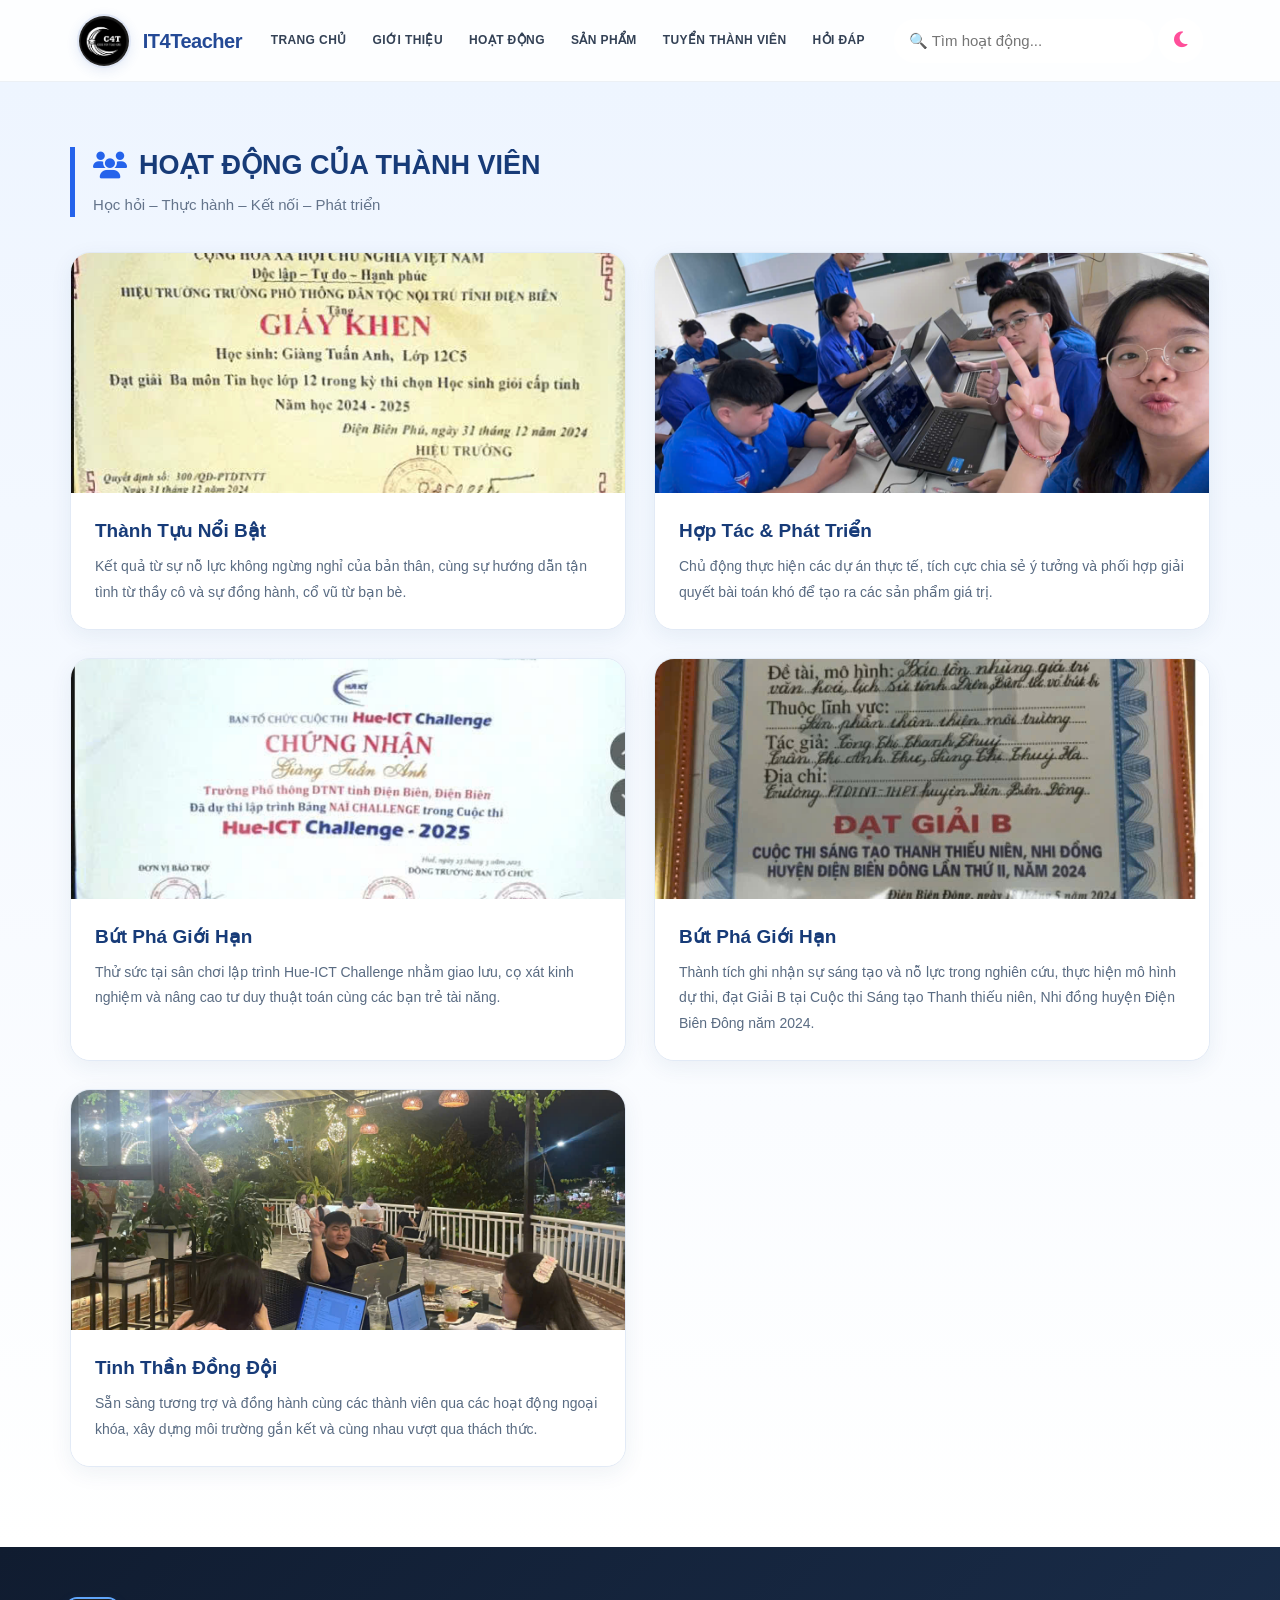
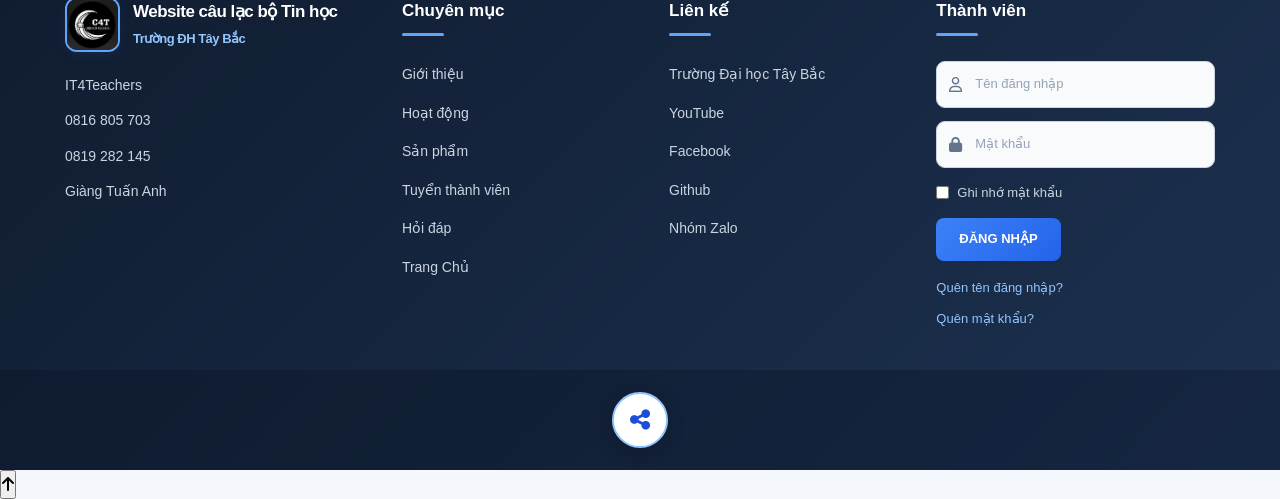
<file: HoatDong.html>
<!DOCTYPE html>
<html lang="vi">
  <head>
    <meta charset="UTF-8" />
    <meta name="viewport" content="width=device-width, initial-scale=1.0" />
    <title>IT4Teacher</title>
    <link
      rel="stylesheet"
      href="https://cdnjs.cloudflare.com/ajax/libs/font-awesome/6.4.0/css/all.min.css"
    />
    <link rel="icon" type="image/x-icon" href="fchoise.jpg">
    <link rel="stylesheet" href="styles.css" />
    <link rel="stylesheet" href="HoatDong.css" />
    <link rel="stylesheet" href="foot.css"/>
    <link rel="stylesheet" href="DoiMau.css">
    <link rel="stylesheet" href="search.css"/>
  </head>
  <body>
    <div class="overlay" id="overlay" onclick="toggleMenu()"></div>
    <header class="navbar">
      <a href="index.html" class="nav-brand">
        <img src="fchoise.jpg" alt="Logo" class="logo-img" />
        <span class="logo-text">IT4Teacher</span>
      </a>
      <ul class="nav-links">
        <li><a href="index.html">TRANG CHỦ</a></li>
        <li><a href="GioiThieu.html">GIỚI THIỆU</a></li>
        <li><a href="HoatDong.html">HOẠT ĐỘNG</a></li>
        <li><a href="SanPham.html">SẢN PHẨM</a></li>
        <li><a href="TuyenThanhVien.html">TUYỂN THÀNH VIÊN</a></li>
        <li><a href="HoiDap.html">HỎI ĐÁP</a></li>
      </ul>
      <div class="header-right">

        <input
            type="text"
            id="searchMember"
            placeholder="🔍 Tìm hoạt động...">

        <button id="themeToggle">
            <i class="fa-solid fa-moon"></i>
        </button>

      </div>
      <button class="hamburger-btn" onclick="toggleMenu()">
        <i class="fa-solid fa-bars"></i>
      </button>
    </header>
    <aside class="mobile-menu" id="mobileMenu">
      <div class="mobile-menu-header">
        <img src="fchoise.jpg" alt="Logo" class="logo-img" />
        <button class="close-btn" onclick="toggleMenu()">
          <i class="fa-solid fa-xmark"></i>
        </button>
      </div>
      <ul class="mobile-nav-links">
        <li><a href="index.html" class="active">TRANG CHỦ</a></li>
        <li><a href="GioiThieu.html">GIỚI THIỆU</a></li>
        <li><a href="HoatDong.html">HOẠT ĐỘNG</a></li>
        <li><a href="SanPham.html">SẢN PHẨM</a></li>
        <li><a href="TuyenThanhVien.html">TUYỂN THÀNH VIÊN</a></li>
        <li><a href="HoiDap.html">HỎI ĐÁP</a></li>
      </ul>
    </aside>
    <aside class="mobile-menu" id="mobileMenu">
      <div class="mobile-menu-header">
        <img src="fchoise.jpg" alt="Logo" class="logo-img" />
        <button class="close-btn" onclick="toggleMenu()">
          <i class="fa-solid fa-xmark"></i>
        </button>
      </div>
      <ul class="mobile-nav-links">
        <li><a href="index.html" class="active">TRANG CHỦ</a></li>
        <li><a href="GioiThieu.html">GIỚI THIỆU</a></li>
        <li><a href="HoatDong.html">HOẠT ĐỘNG</a></li>
        <li><a href="ThanhVien.html">THÀNH VIÊN</a></li>
        <li><a href="TinTuc.html">TIN TỨC</a></li>
        <li><a href="DangKy.html">ĐĂNG KÝ</a></li>
      </ul>
    </aside>
    <section class="activities-section">
      <div class="container">
        <div class="section-header">
          <h2 class="section-title">
            <i class="fa-solid fa-users"></i> HOẠT ĐỘNG CỦA THÀNH VIÊN
          </h2>
          <p class="section-subtitle">
            Học hỏi – Thực hành – Kết nối – Phát triển
          </p>
        </div>
        <div class="activity-grid">
          <div class="activity-card">
            <div class="card-image">
              <img
                src="HSG.jpg"
                alt="Workshop công nghệ"
              />
            </div>
            <div class="card-body">
              <div class="card-content">
                <h3 class="card-title">Thành Tựu Nổi Bật</h3>
                <p class="card-text">
                  Kết quả từ sự nỗ lực không ngừng nghỉ của bản thân, 
                  cùng sự hướng dẫn tận tình từ thầy cô và sự đồng hành, cổ vũ từ bạn bè.
                </p>
              </div>
            </div>
          </div>
          <div class="activity-card">
            <div class="card-image">
              <img
                src="htvpt.jpg"
                alt="Cùng nhau phát triển"
              />
            </div>
            <div class="card-body">
              <div class="card-content">
                <h3 class="card-title">Hợp Tác & Phát Triển</h3>
                <p class="card-text">
                  Chủ động thực hiện các dự án thực tế, tích cực chia sẻ ý 
                  tưởng và phối hợp giải quyết bài toán khó để tạo ra các sản phẩm giá trị.
                </p>
              </div>
            </div>
          </div>
          <div class="activity-card">
            <div class="card-image">
              <img
                src="HUEICT.jpg"
                alt="Chinh phục thử thách"
              />
            </div>
            <div class="card-body">
              <div class="card-content">
                <h3 class="card-title">Bứt Phá Giới Hạn</h3>
                <p class="card-text">
                  Thử sức tại sân chơi lập trình Hue-ICT Challenge nhằm giao lưu, 
                  cọ xát kinh nghiệm và nâng cao tư duy thuật toán cùng các bạn trẻ tài năng.
                </p>
              </div>
            </div>
          </div>
          <div class="activity-card">
            <div class="card-image">
              <img
                src="CHT.jpg"
                alt="Chinh phục thử thách"
              />
            </div>
            <div class="card-body">
              <div class="card-content">
                <h3 class="card-title">Bứt Phá Giới Hạn</h3>
                <p class="card-text">
                  Thành tích ghi nhận sự sáng tạo và nỗ lực trong nghiên cứu, 
                  thực hiện mô hình dự thi, đạt Giải B tại Cuộc thi Sáng tạo Thanh thiếu niên, 
                  Nhi đồng huyện Điện Biên Đông năm 2024.
                </p>
              </div>
            </div>
          </div>
          <div class="activity-card">
            <div class="card-image">
              <img
                src="anhnhom1.jpg"
                alt="Gắn kết thành viên"
              />
            </div>
            <div class="card-body">
              <div class="card-content">
                <h3 class="card-title">Tinh Thần Đồng Đội</h3>
                <p class="card-text">
                  Sẵn sàng tương trợ và đồng hành cùng các thành viên qua các hoạt động ngoại khóa,
                  xây dựng môi trường gắn kết và cùng nhau vượt qua thách thức.
                </p>
              </div>
            </div>
          </div>
        </div>
      </div>
    </section>
    <footer class="footer">
      <div class="container">
        <div class="footer-top">
          <div class="footer-col brand-col">
            <div class="footer-logo">
              <img src="fchoise.jpg" alt="Logo" class="logo-img" />
              <div class="logo-text">
                <h2>Website câu lạc bộ Tin học</h2>
                <p>Trường ĐH Tây Bắc</p>
              </div>
            </div>
            <ul class="contact-list">
              <li>IT4Teachers</li>
              <li>0816 805 703</li>
              <li>0819 282 145</li>
              <li>Giàng Tuấn Anh</li>
            </ul>
          </div>
          <div class="footer-col">
            <h4>Chuyên mục</h4>
            <ul>
              <li><a href="#">Giới thiệu</a></li>
              <li><a href="#">Hoạt động</a></li>
              <li><a href="#">Sản phẩm</a></li>
              <li><a href="#">Tuyển thành viên</a></li>
              <li><a href="#">Hỏi đáp</a></li>
              <li><a href="#">Trang Chủ</a></li>
            </ul>
          </div>
          <div class="footer-col">
            <h4>Liên kế</h4>
            <ul>
              <li><a href="https://utb.edu.vn/">Trường Đại học Tây Bắc</a></li>
              <li><a href="https://www.youtube.com/@IT4Teachers" target="_blank">YouTube</a></li>
              <li><a href="https://www.facebook.com/profile.php?id=61595303782713" target="_blank">Facebook</a></li>
              <li><a href="https://github.com/anhgtk66sptin-coder" target="_blank">Github</a></li>
              <li><a href="https://zalo.me/g/u2xyxccbri2n28fqqncn" target="_blank">Nhóm Zalo</a></li>
            </ul>
          </div>
          <div class="footer-col login-col">
            <h4>Thành viên</h4>
            <form class="login-form" action="#" method="POST">
              <div class="input-box">
                <i class="fa-regular fa-user"></i>
                <input type="text" placeholder="Tên đăng nhập" required />
              </div>
              <div class="input-box">
                <i class="fa-solid fa-lock"></i>
                <input type="password" placeholder="Mật khẩu" required />
              </div>
              <div class="remember-box">
                <label>
                  <input type="checkbox" /> Ghi nhớ mật khẩu
                </label>
              </div>
              <button type="submit" class="btn-login">ĐĂNG NHẬP</button>
              <div class="login-links">
                <a href="#">Quên tên đăng nhập?</a>
                <a href="#">Quên mật khẩu?</a>
              </div>
            </form>
          </div>
        </div>
      </div>
      <div class="share-menu">
        <a href="https://www.facebook.com/profile.php?id=61595303782713"  target="_blank" class="share-item facebook">
            <i class="fa-brands fa-facebook-f"></i>
        </a>
        <a href="https://www.youtube.com/@IT4Teachers"  target="_blank" class="share-item youtube">
            <i class="fa-brands fa-youtube"></i>
        </a>
        <a href="https://www.instagram.com/?hl=en"  target="_blank" class="share-item instagram">
            <i class="fa-brands fa-instagram"></i>
        </a>
        <a href="https://zalo.me/g/u2xyxccbri2n28fqqncn"  target="_blank" class="share-item zalo">
            Z
        </a>
        <a href="https://github.com/"  target="_blank" class="share-item github">
            <i class="fa-brands fa-github"></i>
        </a>
        <button class="share-button" id="shareButton">
            <i class="fa-solid fa-share-nodes"></i>
        </button>
      </div>
    </footer>
    <script src="script.js"></script>
    <script src="dieuhuong.js"></script>
    <script src="footer.js"></script>
    <script src="hoatdong.js"></script>
    <script src="DoiDaoDienVaTimKiemThanhVien.js"></script>
  </body>
</html>
</file>
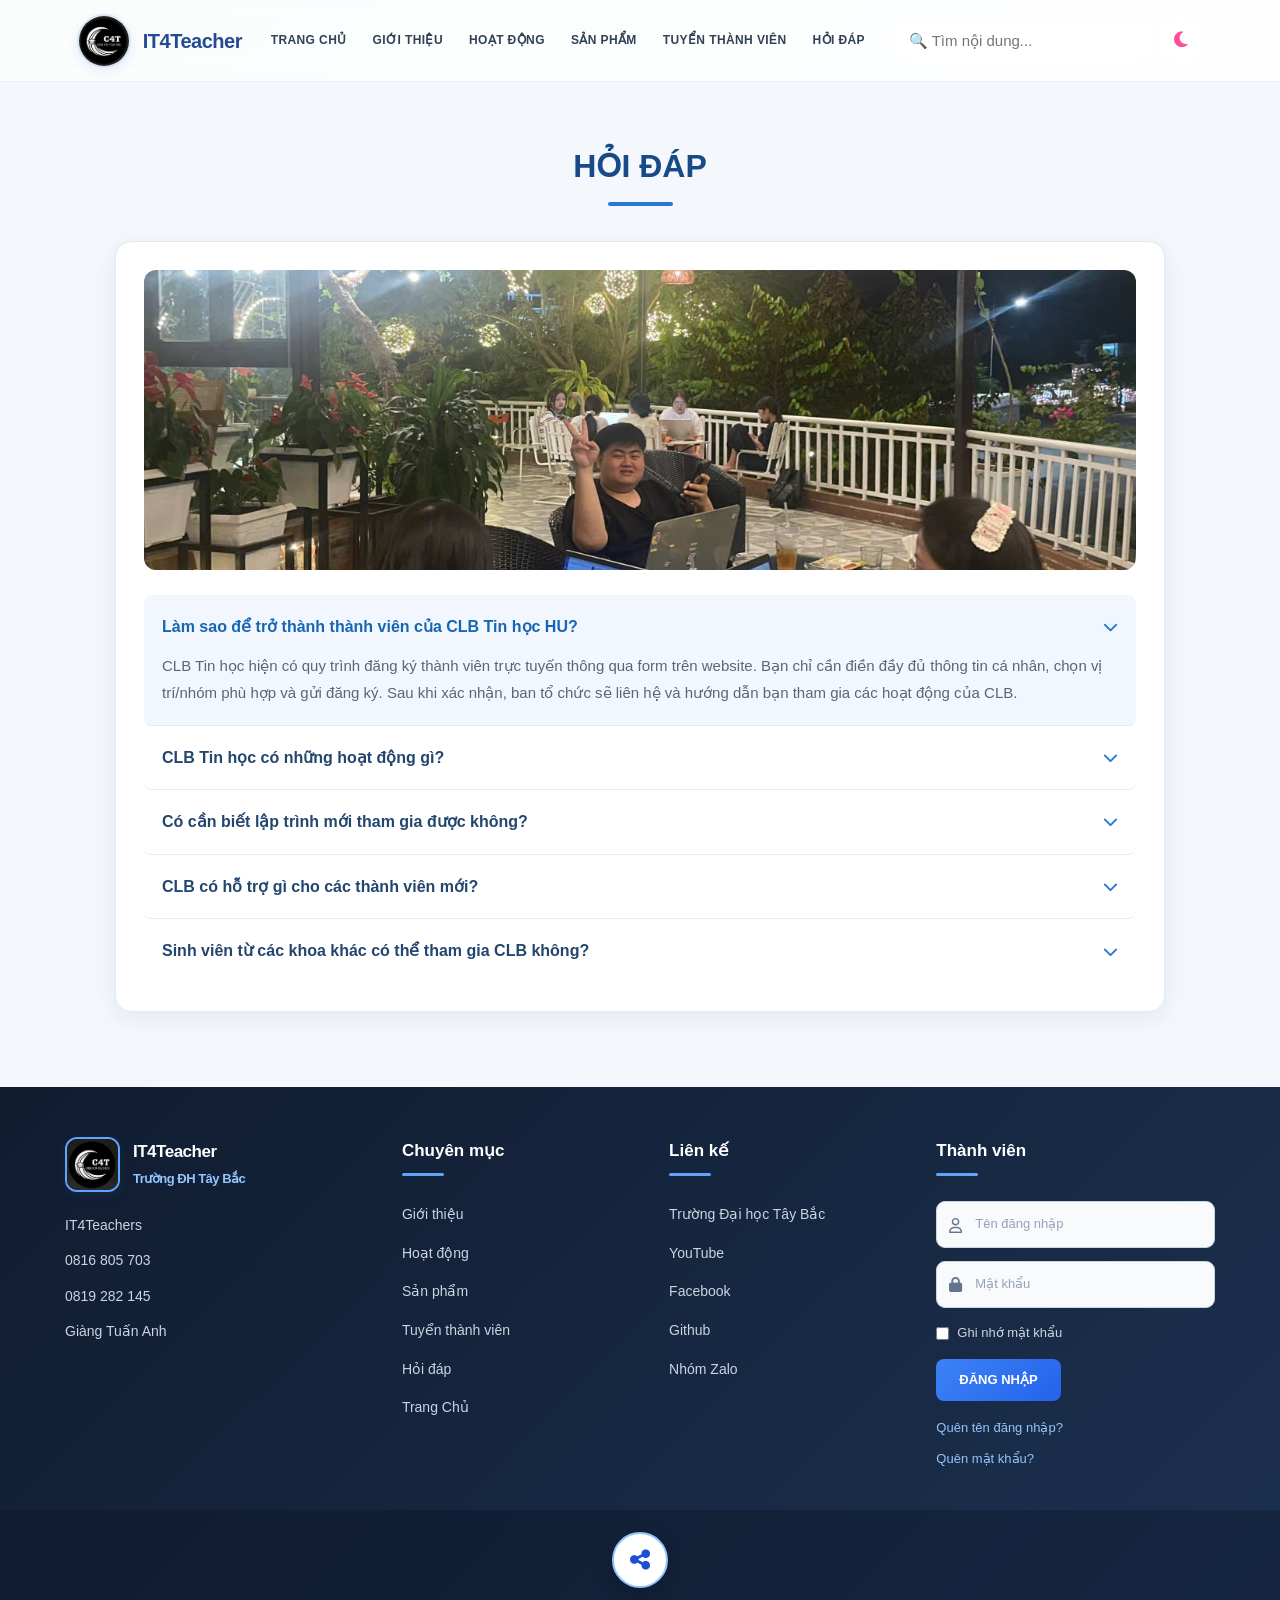
<file: HoiDap.html>
<!DOCTYPE html>
<html lang="vi">
  <head>
    <meta charset="UTF-8" />
    <meta name="viewport" content="width=device-width, initial-scale=1.0" />
    <title>IT4Teacher</title>
    <link
      rel="stylesheet"
      href="https://cdnjs.cloudflare.com/ajax/libs/font-awesome/6.4.0/css/all.min.css"
    />
    <link rel="icon" type="image/x-icon" href="fchoise.jpg">
    <link rel="stylesheet" href="styles.css" />
    <link rel="stylesheet" href="HoiDap.css" />
    <link rel="stylesheet" href="foot.css"/>
    <link rel="stylesheet" href="DoiMau.css">
    <link rel="stylesheet" href="search.css"/>
  </head>
  <body>
    <div class="overlay" id="overlay" onclick="toggleMenu()"></div>
    <header class="navbar">
      <a href="1TrangChu.html" class="nav-brand">
        <img src="fchoise.jpg" alt="Logo" class="logo-img" />
        <span class="logo-text">IT4Teacher</span>
      </a>
      <ul class="nav-links">
        <li><a href="index.html">TRANG CHỦ</a></li>
        <li><a href="GioiThieu.html">GIỚI THIỆU</a></li>
        <li><a href="HoatDong.html">HOẠT ĐỘNG</a></li>
        <li><a href="SanPham.html">SẢN PHẨM</a></li>
        <li><a href="TuyenThanhVien.html">TUYỂN THÀNH VIÊN</a></li>
        <li><a href="HoiDap.html">HỎI ĐÁP</a></li>
      </ul>
      <div class="header-right">

        <input
            type="text"
            id="searchMember"
            placeholder="🔍 Tìm nội dung...">

        <button id="themeToggle">
            <i class="fa-solid fa-moon"></i>
        </button>

      </div>
      <button class="hamburger-btn" onclick="toggleMenu()">
        <i class="fa-solid fa-bars"></i>
      </button>
    </header>
    <aside class="mobile-menu" id="mobileMenu">
      <div class="mobile-menu-header">
        <img src="fchoise.jpg" alt="Logo" class="logo-img" />
        <button class="close-btn" onclick="toggleMenu()">
          <i class="fa-solid fa-xmark"></i>
        </button>
      </div>
      <ul class="mobile-nav-links">
        <li><a href="index.html" class="active">TRANG CHỦ</a></li>
        <li><a href="GioiThieu.html">GIỚI THIỆU</a></li>
        <li><a href="HoatDong.html">HOẠT ĐỘNG</a></li>
        <li><a href="SanPham.html">SẢN PHẨM</a></li>
        <li><a href="TuyenThanhVien.html">TUYỂN THÀNH VIÊN</a></li>
        <li><a href="HoiDap.html">HỎI ĐÁP</a></li>
      </ul>
    </aside>
    <aside class="mobile-menu" id="mobileMenu">
      <div class="mobile-menu-header">
        <img src="fchoise.jpg" alt="Logo" class="logo-img" />
        <button class="close-btn" onclick="toggleMenu()">
          <i class="fa-solid fa-xmark"></i>
        </button>
      </div>
      <ul class="mobile-nav-links">
        <li><a href="index.html" class="active">TRANG CHỦ</a></li>
        <li><a href="GioiThieu.html">GIỚI THIỆU</a></li>
        <li><a href="HoatDong.html">HOẠT ĐỘNG</a></li>
        <li><a href="ThanhVien.html">THÀNH VIÊN</a></li>
        <li><a href="TinTuc.html">TIN TỨC</a></li>
        <li><a href="DangKy.html">ĐĂNG KÝ</a></li>
      </ul>
    </aside>
    <section class="faq-section">
      <div class="faq-container">
        <div class="faq-header">
          <h2 class="faq-title">HỎI ĐÁP</h2>
          <div class="title-line"></div>
        </div>
        <div class="faq-card">
          <div class="faq-image-box">
            <img src="anhnhom1.jpg" alt="hoidap" class="faq-image">
          </div>
          <div class="faq-accordion">
            <div class="faq-item active">
              <div class="faq-question">
                <h3>Làm sao để trở thành thành viên của CLB Tin học HU?</h3>
                <i class="fa-solid fa-chevron-up faq-icon"></i>
              </div>
              <div class="faq-answer">
                <p>
                  CLB Tin học hiện có quy trình đăng ký thành viên trực tuyến thông qua form trên website. Bạn chỉ cần điền đầy đủ thông tin cá nhân, chọn vị trí/nhóm phù hợp và gửi đăng ký. Sau khi xác nhận, ban tổ chức sẽ liên hệ và hướng dẫn bạn tham gia các hoạt động của CLB.
                </p>
              </div>
            </div>
            <div class="faq-item">
              <div class="faq-question">
                <h3>CLB Tin học có những hoạt động gì?</h3>
                <i class="fa-solid fa-chevron-down faq-icon"></i>
              </div>
              <div class="faq-answer">
                <p>
                  CLB tổ chức đa dạng các hoạt động như workshop công nghệ, cuộc thi lập trình nội bộ, các dự án thực tế, các buổi sinh hoạt chuyên môn định kỳ và sự kiện teambuilding gắn kết.
                </p>
              </div>
            </div>
            <div class="faq-item">
              <div class="faq-question">
                <h3>Có cần biết lập trình mới tham gia được không?</h3>
                <i class="fa-solid fa-chevron-down faq-icon"></i>
              </div>
              <div class="faq-answer">
                <p>
                  Không bắt buộc. CLB hoan nghênh tất cả các bạn có niềm đam mê với công nghệ. Chúng mình có lộ trình training từ cơ bản đến nâng cao dành riêng cho thành viên mới.
                </p>
              </div>
            </div>
            <div class="faq-item">
              <div class="faq-question">
                <h3>CLB có hỗ trợ gì cho các thành viên mới?</h3>
                <i class="fa-solid fa-chevron-down faq-icon"></i>
              </div>
              <div class="faq-answer">
                <p>
                  Thành viên mới sẽ được tham gia chuỗi buổi huấn luyện kỹ năng, có các anh chị mentor trực tiếp hướng dẫn và giải đáp thắc mắc trong suốt quá trình học tập.
                </p>
              </div>
            </div>
            <div class="faq-item">
              <div class="faq-question">
                <h3>Sinh viên từ các khoa khác có thể tham gia CLB không?</h3>
                <i class="fa-solid fa-chevron-down faq-icon"></i>
              </div>
              <div class="faq-answer">
                <p>
                  Có. CLB luôn chào đón các bạn sinh viên đến từ mọi khoa/chuyên ngành có tinh thần học hỏi và mong muốn phát triển bản thân.
                </p>
              </div>
            </div>
          </div>
        </div>
      </div>
    </section>
    <footer class="footer">
      <div class="container">
        <div class="footer-top">
          <div class="footer-col brand-col">
            <div class="footer-logo">
              <img src="fchoise.jpg" alt="Logo" class="logo-img" />
              <div class="logo-text">
                <h2>IT4Teacher</h2>
                <p>Trường ĐH Tây Bắc</p>
              </div>
            </div>
            <ul class="contact-list">
              <li>IT4Teachers</li>
              <li>0816 805 703</li>
              <li>0819 282 145</li>
              <li>Giàng Tuấn Anh</li>
            </ul>
          </div>
          <div class="footer-col">
            <h4>Chuyên mục</h4>
            <ul>
              <li><a href="#">Giới thiệu</a></li>
              <li><a href="#">Hoạt động</a></li>
              <li><a href="#">Sản phẩm</a></li>
              <li><a href="#">Tuyển thành viên</a></li>
              <li><a href="#">Hỏi đáp</a></li>
              <li><a href="#">Trang Chủ</a></li>
            </ul>
          </div>
          <div class="footer-col">
            <h4>Liên kế</h4>
            <ul>
              <li><a href="https://utb.edu.vn/">Trường Đại học Tây Bắc</a></li>
              <li><a href="https://www.youtube.com/@IT4Teachers" target="_blank">YouTube</a></li>
              <li><a href="https://www.facebook.com/profile.php?id=61595303782713" target="_blank">Facebook</a></li>
              <li><a href="https://github.com/anhgtk66sptin-coder" target="_blank">Github</a></li>
              <li><a href="https://zalo.me/g/u2xyxccbri2n28fqqncn" target="_blank">Nhóm Zalo</a></li>
            </ul>
          </div>
          <div class="footer-col login-col">
            <h4>Thành viên</h4>
            <form class="login-form" action="#" method="POST">
              <div class="input-box">
                <i class="fa-regular fa-user"></i>
                <input type="text" placeholder="Tên đăng nhập" required />
              </div>
              <div class="input-box">
                <i class="fa-solid fa-lock"></i>
                <input type="password" placeholder="Mật khẩu" required />
              </div>
              <div class="remember-box">
                <label>
                  <input type="checkbox" /> Ghi nhớ mật khẩu
                </label>
              </div>
              <button type="submit" class="btn-login">ĐĂNG NHẬP</button>
              <div class="login-links">
                <a href="#">Quên tên đăng nhập?</a>
                <a href="#">Quên mật khẩu?</a>
              </div>
            </form>
          </div>
        </div>
      </div>
      <div class="share-menu">
        <a href="https://www.facebook.com/profile.php?id=61595303782713"  target="_blank" class="share-item facebook">
            <i class="fa-brands fa-facebook-f"></i>
        </a>
        <a href="https://www.youtube.com/@IT4Teachers"  target="_blank" class="share-item youtube">
            <i class="fa-brands fa-youtube"></i>
        </a>
        <a href="https://www.instagram.com/?hl=en"  target="_blank" class="share-item instagram">
            <i class="fa-brands fa-instagram"></i>
        </a>
        <a href="https://zalo.me/g/u2xyxccbri2n28fqqncn"  target="_blank" class="share-item zalo">
            Z
        </a>
        <a href="https://github.com/"  target="_blank" class="share-item github">
            <i class="fa-brands fa-github"></i>
        </a>
        <button class="share-button" id="shareButton">
            <i class="fa-solid fa-share-nodes"></i>
        </button>
      </div>
    </footer>
    <script src="script.js"></script>
    <script src="dieuhuong.js"></script>
    <script src="hoidap.js"></script>
    <script src="footer.js"></script>
    <script src="DoiDaoDienVaTimKiemThanhVien.js"></script>
  </body>
</html>
</file>
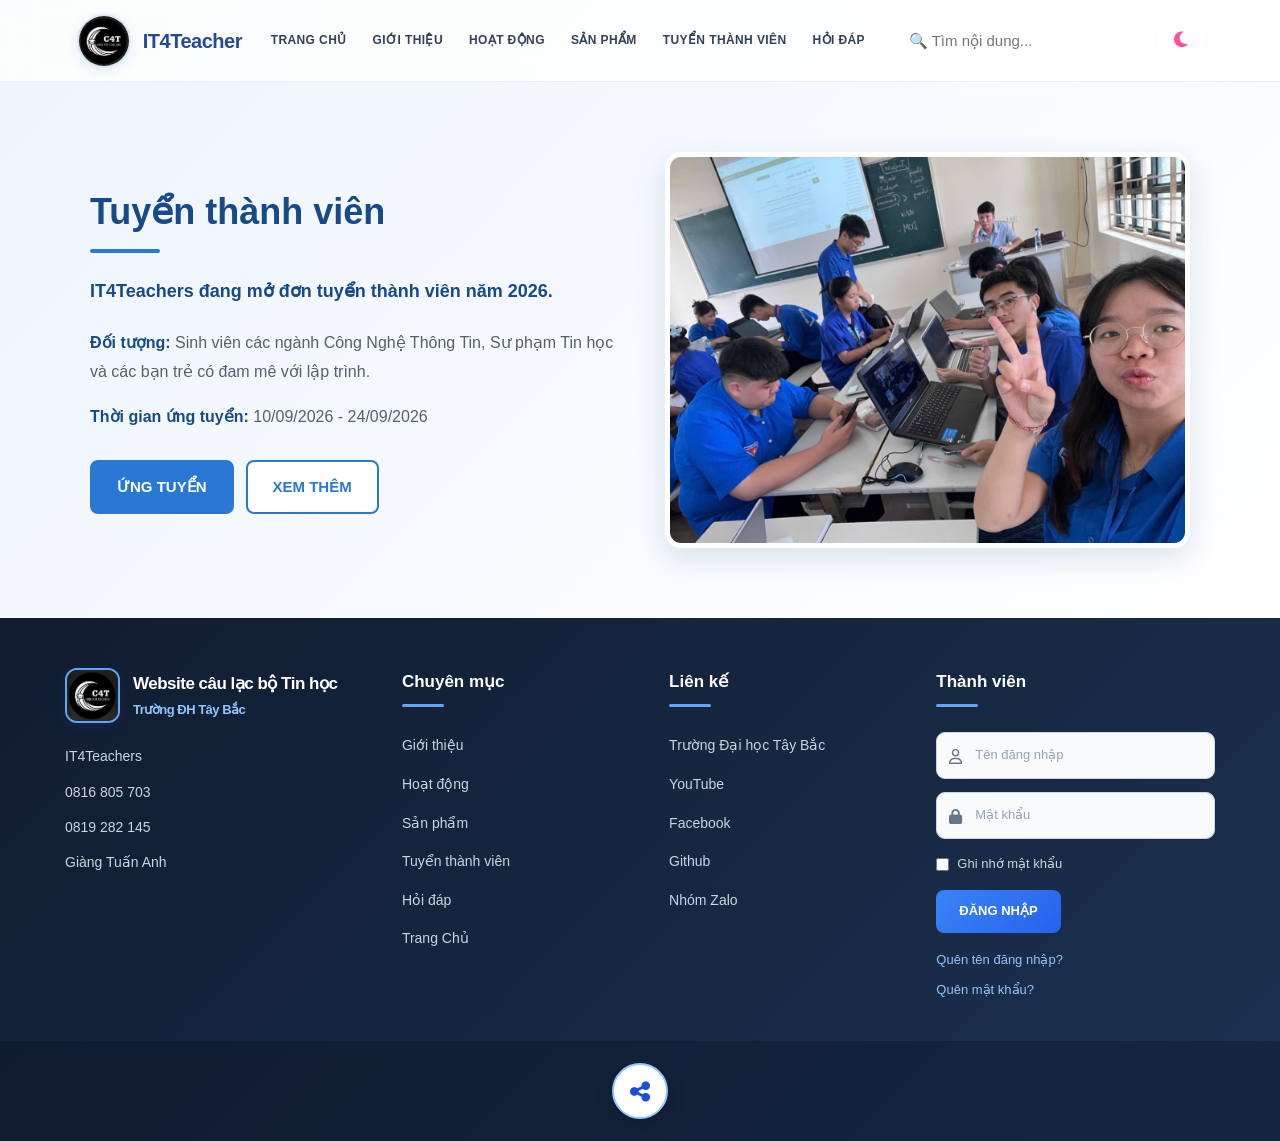
<file: TuyenThanhVien.html>
<!DOCTYPE html>
<html lang="vi">
  <head>
    <meta charset="UTF-8" />
    <meta name="viewport" content="width=device-width, initial-scale=1.0" />
    <title>IT4Teacher</title>
    <link
      rel="stylesheet"
      href="https://cdnjs.cloudflare.com/ajax/libs/font-awesome/6.4.0/css/all.min.css"
    />
    <link rel="icon" type="image/x-icon" href="fchoise.jpg">
    <link rel="stylesheet" href="styles.css" />
    <link rel="stylesheet" href="tuyenthanhvien.css" />
    <link rel="stylesheet" href="foot.css"/>
    <link rel="stylesheet" href="DoiMau.css">
    <link rel="stylesheet" href="search.css"/>
  </head>
  <body>
    <div class="overlay" id="overlay" onclick="toggleMenu()"></div>
    <header class="navbar">
      <a href="index.html" class="nav-brand">
        <img src="fchoise.jpg" alt="Logo" class="logo-img" />
        <span class="logo-text">IT4Teacher</span>
      </a>
      <ul class="nav-links">
        <li><a href="index.html">TRANG CHỦ</a></li>
        <li><a href="GioiThieu.html">GIỚI THIỆU</a></li>
        <li><a href="HoatDong.html">HOẠT ĐỘNG</a></li>
        <li><a href="SanPham.html">SẢN PHẨM</a></li>
        <li><a href="TuyenThanhVien.html">TUYỂN THÀNH VIÊN</a></li>
        <li><a href="HoiDap.html">HỎI ĐÁP</a></li>
      </ul>
      <div class="header-right">

        <input
            type="text"
            id="searchMember"
            placeholder="🔍 Tìm nội dung...">

        <button id="themeToggle">
            <i class="fa-solid fa-moon"></i>
        </button>

      </div>
      <button class="hamburger-btn" onclick="toggleMenu()">
        <i class="fa-solid fa-bars"></i>
      </button>
    </header>
    <aside class="mobile-menu" id="mobileMenu">
      <div class="mobile-menu-header">
        <img src="fchoise.jpg" alt="Logo" class="logo-img" />
        <button class="close-btn" onclick="toggleMenu()">
          <i class="fa-solid fa-xmark"></i>
        </button>
      </div>
      <ul class="mobile-nav-links">
        <li><a href="index.html" class="active">TRANG CHỦ</a></li>
        <li><a href="GioiThieu.html">GIỚI THIỆU</a></li>
        <li><a href="HoatDong.html">HOẠT ĐỘNG</a></li>
        <li><a href="SanPham.html">SẢN PHẨM</a></li>
        <li><a href="TuyenThanhVien.html">TUYỂN THÀNH VIÊN</a></li>
        <li><a href="HoiDap.html">HỎI ĐÁP</a></li>
      </ul>
    </aside>
    <aside class="mobile-menu" id="mobileMenu">
      <div class="mobile-menu-header">
        <img src="fchoise.jpg" alt="Logo" class="logo-img" />
        <button class="close-btn" onclick="toggleMenu()">
          <i class="fa-solid fa-xmark"></i>
        </button>
      </div>
      <ul class="mobile-nav-links">
        <li><a href="index.html" class="active">TRANG CHỦ</a></li>
        <li><a href="GioiThieu.html">GIỚI THIỆU</a></li>
        <li><a href="HoatDong.html">HOẠT ĐỘNG</a></li>
        <li><a href="ThanhVien.html">THÀNH VIÊN</a></li>
        <li><a href="TinTuc.html">TIN TỨC</a></li>
        <li><a href="DangKy.html">ĐĂNG KÝ</a></li>
      </ul>
    </aside>
    <section class="tuyen-dung">
      <div class="container">
        <div class="content">
          <h2>Tuyển thành viên</h2>
          <p class="mo-ta">
            IT4Teachers đang mở đơn tuyển thành viên năm 2026.
          </p>
          <p>
            <strong>Đối tượng:</strong> Sinh viên các ngành Công Nghệ Thông Tin,
             Sư phạm Tin học và các bạn trẻ có đam mê với lập trình.
          </p>
          <p>
            <strong>Thời gian ứng tuyển:</strong> 10/09/2026 - 24/09/2026
          </p>
          <div class="buttons">
            <a href="https://forms.gle/EobEHZ3daLaqxah69" target="_blank" class="btn btn-ung-tuyen">ỨNG TUYỂN</a>
            <a href="Xemthem.html" class="btn btn-xem-them">XEM THÊM</a>
          </div>
        </div>
        <div class="image-box">
          <img src="htvpt.jpg" alt="CLB Lập trình PTIT">
        </div>
      </div>
    </section>
    <footer class="footer">
      <div class="container">
        <div class="footer-top">
          <div class="footer-col brand-col">
            <div class="footer-logo">
              <img src="fchoise.jpg" alt="Logo" class="logo-img" />
              <div class="logo-text">
                <h2>Website câu lạc bộ Tin học</h2>
                <p>Trường ĐH Tây Bắc</p>
              </div>
            </div>
            <ul class="contact-list">
              <li>IT4Teachers</li>
              <li>0816 805 703</li>
              <li>0819 282 145</li>
              <li>Giàng Tuấn Anh</li>
            </ul>
          </div>
          <div class="footer-col">
            <h4>Chuyên mục</h4>
            <ul>
              <li><a href="#">Giới thiệu</a></li>
              <li><a href="#">Hoạt động</a></li>
              <li><a href="#">Sản phẩm</a></li>
              <li><a href="#">Tuyển thành viên</a></li>
              <li><a href="#">Hỏi đáp</a></li>
              <li><a href="#">Trang Chủ</a></li>
            </ul>
          </div>
          <div class="footer-col">
            <h4>Liên kế</h4>
            <ul>
              <li><a href="https://utb.edu.vn/">Trường Đại học Tây Bắc</a></li>
              <li><a href="https://www.youtube.com/@IT4Teachers" target="_blank">YouTube</a></li>
              <li><a href="https://www.facebook.com/profile.php?id=61595303782713" target="_blank">Facebook</a></li>
              <li><a href="https://github.com/anhgtk66sptin-coder" target="_blank">Github</a></li>
              <li><a href="https://zalo.me/g/u2xyxccbri2n28fqqncn" target="_blank">Nhóm Zalo</a></li>
            </ul>
          </div>
          <div class="footer-col login-col">
            <h4>Thành viên</h4>
            <form class="login-form" action="#" method="POST">
              <div class="input-box">
                <i class="fa-regular fa-user"></i>
                <input type="text" placeholder="Tên đăng nhập" required />
              </div>
              <div class="input-box">
                <i class="fa-solid fa-lock"></i>
                <input type="password" placeholder="Mật khẩu" required />
              </div>
              <div class="remember-box">
                <label>
                  <input type="checkbox" /> Ghi nhớ mật khẩu
                </label>
              </div>
              <button type="submit" class="btn-login">ĐĂNG NHẬP</button>
              <div class="login-links">
                <a href="#">Quên tên đăng nhập?</a>
                <a href="#">Quên mật khẩu?</a>
              </div>
            </form>
          </div>
        </div>
      </div>
      <div class="share-menu">
        <a href="https://www.facebook.com/profile.php?id=61595303782713"  target="_blank" class="share-item facebook">
            <i class="fa-brands fa-facebook-f"></i>
        </a>
        <a href="https://www.youtube.com/@IT4Teachers"  target="_blank" class="share-item youtube">
            <i class="fa-brands fa-youtube"></i>
        </a>
        <a href="https://www.instagram.com/?hl=en"  target="_blank" class="share-item instagram">
            <i class="fa-brands fa-instagram"></i>
        </a>
        <a href="https://zalo.me/g/u2xyxccbri2n28fqqncn"  target="_blank" class="share-item zalo">
            Z
        </a>
        <a href="https://github.com/"  target="_blank" class="share-item github">
            <i class="fa-brands fa-github"></i>
        </a>
        <button class="share-button" id="shareButton">
            <i class="fa-solid fa-share-nodes"></i>
        </button>
      </div>
    </footer>
    <script src="script.js"></script>
    <script src="dieuhuong.js"></script>
    <script src="footer.js"></script>
    <script src="DoiDaoDienVaTimKiemThanhVien.js"></script>
  </body>
</html>
</file>
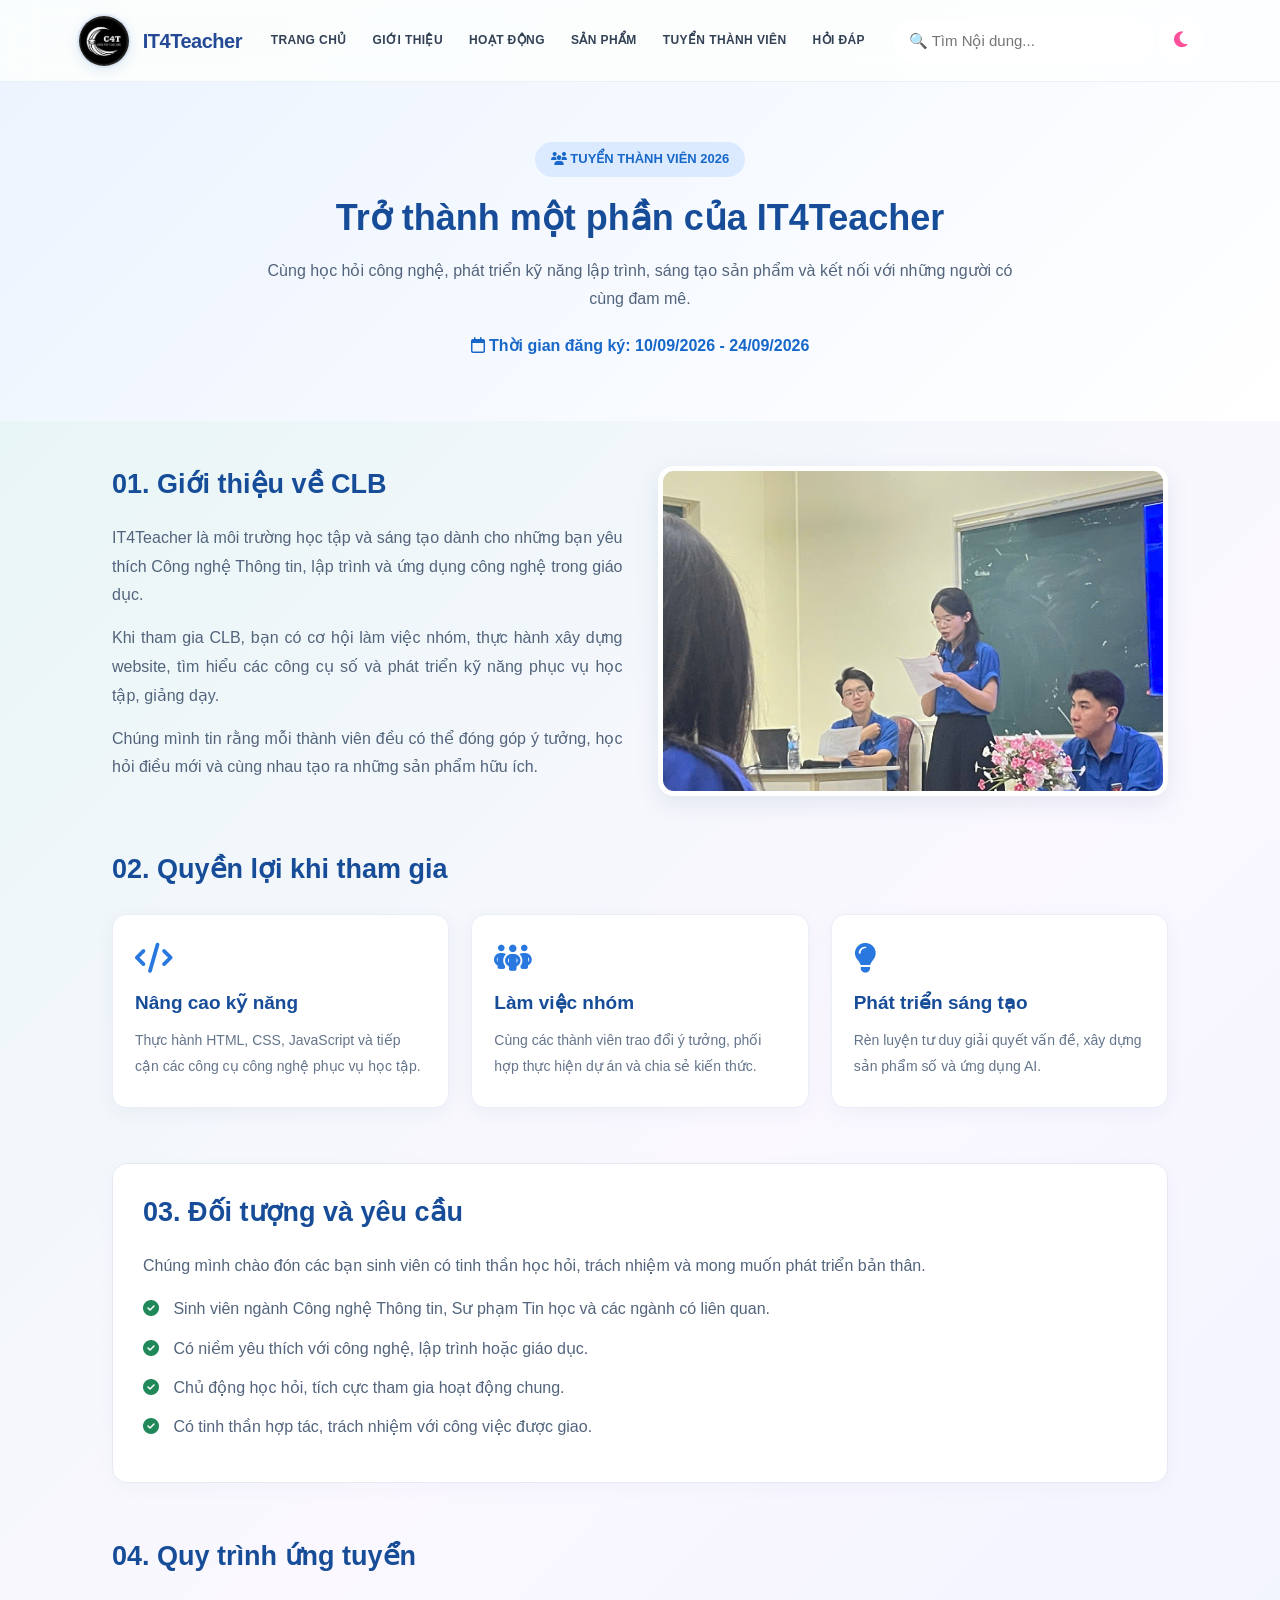
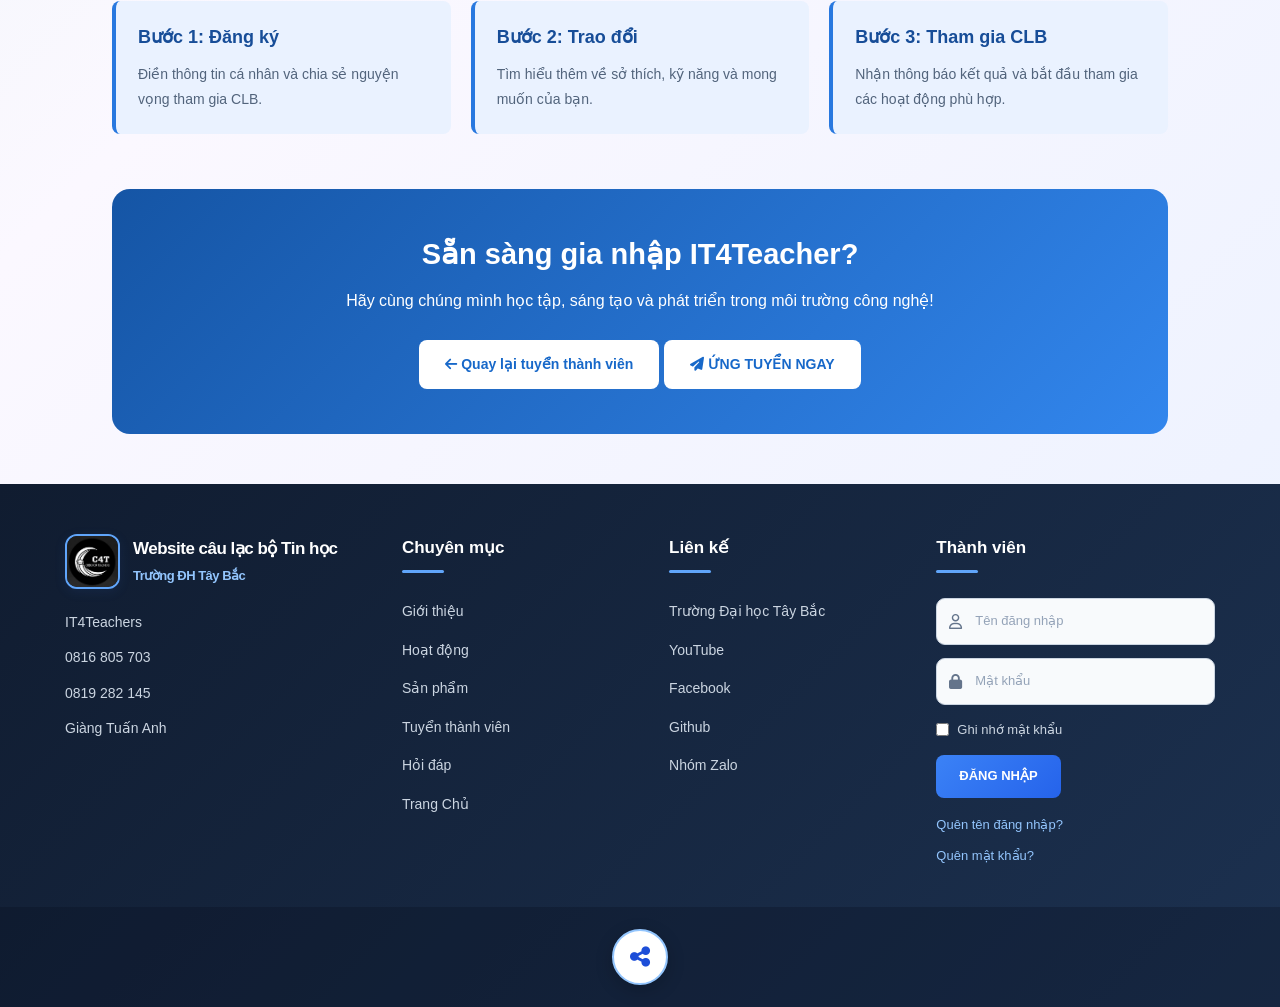
<file: Xemthem.html>
<!DOCTYPE html>
<html lang="vi">
  <head>
    <meta charset="UTF-8" />
    <meta name="viewport" content="width=device-width, initial-scale=1.0" />
    <title>IT4Teacher</title>
    <link
      rel="stylesheet"
      href="https://cdnjs.cloudflare.com/ajax/libs/font-awesome/6.4.0/css/all.min.css"
    />
    <link rel="icon" type="image/x-icon" href="fchoise.jpg">
    <link rel="stylesheet" href="styles.css" />
    <link rel="stylesheet" href="foot.css"/>
    <link rel="stylesheet" href="search.css">
    <link rel="stylesheet" href="DoiMau.css">
    <link rel="stylesheet" href="xemthem.css">
  </head>
  <body>
    <div class="overlay" id="overlay" onclick="toggleMenu()"></div>
    <header class="navbar">
      <a href="TrangChu.html" class="nav-brand" id ="vtri">
        <img src="fchoise.jpg" alt="Logo" class="logo-img" />
        <span class="logo-text">IT4Teacher</span>
      </a>
      <ul class="nav-links">
        <li><a href="index.html">TRANG CHỦ</a></li>
        <li><a href="GioiThieu.html">GIỚI THIỆU</a></li>
        <li><a href="HoatDong.html">HOẠT ĐỘNG</a></li>
        <li><a href="SanPham.html">SẢN PHẨM</a></li>
        <li><a href="TuyenThanhVien.html">TUYỂN THÀNH VIÊN</a></li>
        <li><a href="HoiDap.html">HỎI ĐÁP</a></li>
      </ul>
      <div class="header-right">
        <input
            type="text"
            id="searchMember"
            placeholder="🔍 Tìm Nội dung...">

        <button id="themeToggle">
            <i class="fa-solid fa-moon"></i>
        </button>

      </div>
      <button class="hamburger-btn" onclick="toggleMenu()">
        <i class="fa-solid fa-bars"></i>
      </button>
    </header>
    <aside class="mobile-menu" id="mobileMenu">
      <div class="mobile-menu-header">
        <img src="fchoise.jpg" alt="Logo" class="logo-img" />
        <button class="close-btn" onclick="toggleMenu()">
          <i class="fa-solid fa-xmark"></i>
        </button>
      </div>
      <ul class="mobile-nav-links">
        <li><a href="index.html" class="active">TRANG CHỦ</a></li>
        <li><a href="GioiThieu.html">GIỚI THIỆU</a></li>
        <li><a href="HoatDong.html">HOẠT ĐỘNG</a></li>
        <li><a href="SanPham.html">SẢN PHẨM</a></li>
        <li><a href="TuyenThanhVien.html">TUYỂN THÀNH VIÊN</a></li>
        <li><a href="HoiDap.html">HỎI ĐÁP</a></li>
      </ul>
    </aside>
    <aside class="mobile-menu" id="mobileMenu">
      <div class="mobile-menu-header">
        <img src="fchoise.jpg" alt="Logo" class="logo-img" />
        <button class="close-btn" onclick="toggleMenu()">
          <i class="fa-solid fa-xmark"></i>
        </button>
      </div>
      <ul class="mobile-nav-links">
        <li><a href="index.html" class="active">TRANG CHỦ</a></li>
        <li><a href="GioiThieu.html">GIỚI THIỆU</a></li>
        <li><a href="HoatDong.html">HOẠT ĐỘNG</a></li>
        <li><a href="ThanhVien.html">THÀNH VIÊN</a></li>
        <li><a href="TinTuc.html">TIN TỨC</a></li>
        <li><a href="DangKy.html">ĐĂNG KÝ</a></li>
      </ul>
    </aside>
    <section class="banner">
        <span class="tag">
            <i class="fa-solid fa-users"></i>
            TUYỂN THÀNH VIÊN 2026
        </span>

        <h1>Trở thành một phần của IT4Teacher</h1>

        <p>
            Cùng học hỏi công nghệ, phát triển kỹ năng lập trình,
            sáng tạo sản phẩm và kết nối với những người có cùng đam mê.
        </p>

        <p class="date">
            <i class="fa-regular fa-calendar"></i>
            Thời gian đăng ký: 10/09/2026 - 24/09/2026
        </p>
    </section>

    <main class="container">
        <section class="intro">
            <div>
                <h2 class="section-title">01. Giới thiệu về CLB</h2>

                <p>
                    IT4Teacher là môi trường học tập và sáng tạo dành cho
                    những bạn yêu thích Công nghệ Thông tin, lập trình
                    và ứng dụng công nghệ trong giáo dục.
                </p>

                <p>
                    Khi tham gia CLB, bạn có cơ hội làm việc nhóm,
                    thực hành xây dựng website, tìm hiểu các công cụ số
                    và phát triển kỹ năng phục vụ học tập, giảng dạy.
                </p>

                <p>
                    Chúng mình tin rằng mỗi thành viên đều có thể
                    đóng góp ý tưởng, học hỏi điều mới và cùng nhau
                    tạo ra những sản phẩm hữu ích.
                </p>
            </div>

            <img
                src="xemthem.jpg"
                alt="Các thành viên IT4Teacher học tập và làm việc nhóm">
        </section>
        <section>
            <h2 class="section-title">02. Quyền lợi khi tham gia</h2>

            <div class="cards">
                <article class="card">
                    <i class="fa-solid fa-code"></i>
                    <h3>Nâng cao kỹ năng</h3>
                    <p>
                        Thực hành HTML, CSS, JavaScript và tiếp cận
                        các công cụ công nghệ phục vụ học tập.
                    </p>
                </article>

                <article class="card">
                    <i class="fa-solid fa-people-group"></i>
                    <h3>Làm việc nhóm</h3>
                    <p>
                        Cùng các thành viên trao đổi ý tưởng,
                        phối hợp thực hiện dự án và chia sẻ kiến thức.
                    </p>
                </article>

                <article class="card">
                    <i class="fa-solid fa-lightbulb"></i>
                    <h3>Phát triển sáng tạo</h3>
                    <p>
                        Rèn luyện tư duy giải quyết vấn đề,
                        xây dựng sản phẩm số và ứng dụng AI.
                    </p>
                </article>
            </div>
        </section>
        <section class="requirements">
            <h2 class="section-title">03. Đối tượng và yêu cầu</h2>

            <p>
                Chúng mình chào đón các bạn sinh viên có tinh thần
                học hỏi, trách nhiệm và mong muốn phát triển bản thân.
            </p>

            <ul>
                <li>
                    <i class="fa-solid fa-circle-check"></i>
                    Sinh viên ngành Công nghệ Thông tin, Sư phạm Tin học
                    và các ngành có liên quan.
                </li>

                <li>
                    <i class="fa-solid fa-circle-check"></i>
                    Có niềm yêu thích với công nghệ, lập trình hoặc giáo dục.
                </li>

                <li>
                    <i class="fa-solid fa-circle-check"></i>
                    Chủ động học hỏi, tích cực tham gia hoạt động chung.
                </li>

                <li>
                    <i class="fa-solid fa-circle-check"></i>
                    Có tinh thần hợp tác, trách nhiệm với công việc được giao.
                </li>
            </ul>
        </section>
        <section>
            <h2 class="section-title">04. Quy trình ứng tuyển</h2>

            <div class="steps">
                <div class="step">
                    <h3>Bước 1: Đăng ký</h3>
                    <p>
                        Điền thông tin cá nhân và chia sẻ
                        nguyện vọng tham gia CLB.
                    </p>
                </div>

                <div class="step">
                    <h3>Bước 2: Trao đổi</h3>
                    <p>
                        Tìm hiểu thêm về sở thích, kỹ năng
                        và mong muốn của bạn.
                    </p>
                </div>

                <div class="step">
                    <h3>Bước 3: Tham gia CLB</h3>
                    <p>
                        Nhận thông báo kết quả và bắt đầu
                        tham gia các hoạt động phù hợp.
                    </p>
                </div>
            </div>
        </section>
        <section class="apply" id="ung-tuyen">
            <h2>Sẵn sàng gia nhập IT4Teacher?</h2>

            <p>
                Hãy cùng chúng mình học tập, sáng tạo
                và phát triển trong môi trường công nghệ!
            </p>

            <a href="TuyenThanhVien.html" class="btn btn-white">
                <i class="fa-solid fa-arrow-left"></i>
                Quay lại tuyển thành viên
            </a>

            <a href="https://forms.gle/EobEHZ3daLaqxah69" class="btn btn-white" target="_blank">
                <i class="fa-solid fa-paper-plane"></i>
                ỨNG TUYỂN NGAY
            </a>
        </section>

    </main>
    <footer class="footer" id="footer">
      <div class="container">
        <div class="footer-top">
          <div class="footer-col brand-col">
            <div class="footer-logo">
              <img src="fchoise.jpg" alt="Logo" class="logo-img" />
              <div class="logo-text">
                <h2>Website câu lạc bộ Tin học</h2>
                <p>Trường ĐH Tây Bắc</p>
              </div>
            </div>
            <ul class="contact-list">
              <li>IT4Teachers</li>
              <li>0816 805 703</li>
              <li>0819 282 145</li>
              <li>Giàng Tuấn Anh</li>
            </ul>
          </div>
          <div class="footer-col">
            <h4>Chuyên mục</h4>
            <ul>
              <li><a href="#">Giới thiệu</a></li>
              <li><a href="#">Hoạt động</a></li>
              <li><a href="#">Sản phẩm</a></li>
              <li><a href="#">Tuyển thành viên</a></li>
              <li><a href="#">Hỏi đáp</a></li>
              <li><a href="#">Trang Chủ</a></li>
            </ul>
          </div>
          <div class="footer-col">
            <h4>Liên kế</h4>
            <ul>
              <li><a href="https://utb.edu.vn/" target="_blank">Trường Đại học Tây Bắc</a></li>
              <li><a href="https://www.youtube.com/@IT4Teachers" target="_blank">YouTube</a></li>
              <li><a href="https://www.facebook.com/profile.php?id=61595303782713" target="_blank">Facebook</a></li>
              <li><a href="https://github.com/anhgtk66sptin-coder" target="_blank">Github</a></li>
              <li><a href="https://zalo.me/g/u2xyxccbri2n28fqqncn" target="_blank">Nhóm Zalo</a></li>
            </ul>
          </div>
          <div class="footer-col login-col">
            <h4>Thành viên</h4>
            <form class="login-form" action="#" method="POST">
              <div class="input-box">
                <i class="fa-regular fa-user"></i>
                <input type="text" placeholder="Tên đăng nhập" required />
              </div>
              <div class="input-box">
                <i class="fa-solid fa-lock"></i>
                <input type="password" placeholder="Mật khẩu" required />
              </div>
              <div class="remember-box">
                <label>
                  <input type="checkbox" /> Ghi nhớ mật khẩu
                </label>
              </div>
              <button type="submit" class="btn-login">ĐĂNG NHẬP</button>
              <div class="login-links">
                <a href="#">Quên tên đăng nhập?</a>
                <a href="#">Quên mật khẩu?</a>
              </div>
            </form>
          </div>
        </div>
      </div>
      <div class="share-menu">
        <a href="https://www.facebook.com/profile.php?id=61595303782713"  target="_blank" class="share-item facebook">
            <i class="fa-brands fa-facebook-f"></i>
        </a>
        <a href="https://www.youtube.com/@IT4Teachers"  target="_blank" class="share-item youtube">
            <i class="fa-brands fa-youtube"></i>
        </a>
        <a href="https://www.instagram.com/?hl=en"  target="_blank" class="share-item instagram">
            <i class="fa-brands fa-instagram"></i>
        </a>
        <a href="https://zalo.me/g/u2xyxccbri2n28fqqncn"  target="_blank" class="share-item zalo">
            Z
        </a>
        <a href="https://github.com/"  target="_blank" class="share-item github">
            <i class="fa-brands fa-github"></i>
        </a>
        <button class="share-button" id="shareButton">
            <i class="fa-solid fa-share-nodes"></i>
        </button>
      </div>
    </footer>
    <script src="script.js"></script>
    <script src="dieuhuong.js"></script>
    <script src="footer.js"></script>
    <script src="searchtt.js"></script>
    <script src="DoiDaoDienVaTimKiemThanhVien.js"></script>
</body>
</html>
</file>
<file: styles.css>
:root {
  --primary: #315fbd;
  --primary-dark: #244a96;
  --secondary: #7357e8;
  --text: #243047;
  --text-light: #64748b;
  --white: #ffffff;
  --border: #e2e8f0;
  --shadow: 0 8px 30px rgba(37, 69, 120, 0.10);
  --shadow-hover: 0 14px 35px rgba(49, 95, 189, 0.18);
  --radius: 18px;
  --transition: all 0.3s ease;
}

* {
  box-sizing: border-box;
  margin: 0;
  padding: 0;
}

html {
  scroll-behavior: smooth;
  scroll-padding-top: 90px;
}

body {
  font-family: Arial, Helvetica, sans-serif;
  color: var(--text);
  background: linear-gradient(
    135deg,
    #e3f5f3 0%,
    #fbf8ff 48%,
    #eaf1ff 100%
  );
  min-height: 100vh;
  overflow-x: hidden;
  padding-top: 82px;
  line-height: 1.6;
  -webkit-font-smoothing: antialiased;
}

a {
  -webkit-tap-highlight-color: transparent;
}

button,
input {
  font: inherit;
}

button,
a {
  touch-action: manipulation;
}

img {
  max-width: 100%;
}
.navbar {
  display: flex;
  justify-content: space-between;
  align-items: center;
  gap: 24px;
  padding: 12px 6%;
  min-height: 82px;

  background: rgba(255, 255, 255, 0.82);
  backdrop-filter: blur(16px);
  -webkit-backdrop-filter: blur(16px);

  position: fixed;
  top: 0;
  left: 0;
  right: 0;
  z-index: 1000;

  border-bottom: 1px solid rgba(226, 232, 240, 0.65);
  transition: var(--transition);
}

.navbar.scrolled {
  min-height: 72px;
  padding: 8px 6%;
  background: rgba(255, 255, 255, 0.97);
  box-shadow: 0 5px 25px rgba(30, 58, 100, 0.10);
  border-bottom-color: transparent;
}
.nav-brand {
  display: flex;
  align-items: center;
  gap: 12px;
  flex-shrink: 0;
  text-decoration: none;
}

#vtri {
  margin-right: 0;
}

.logo-img {
  display: block;
  width: 54px;
  height: 54px;
  object-fit: cover;
  border-radius: 50%;
  border: 2px solid rgba(49, 95, 189, 0.15);
  box-shadow: 0 3px 12px rgba(49, 95, 189, 0.12);
  transition: var(--transition);
}

.nav-brand:hover .logo-img {
  transform: rotate(-5deg) scale(1.05);
  box-shadow: 0 5px 16px rgba(49, 95, 189, 0.22);
}

.logo-text {
  color: var(--primary-dark);
  font-size: 20px;
  font-weight: 800;
  letter-spacing: -0.5px;
  white-space: nowrap;
}
.nav-links {
  display: flex;
  align-items: center;
  justify-content: center;
  gap: 26px;
  list-style: none;
}

.nav-links a {
  position: relative;
  display: inline-block;
  padding: 10px 0;

  color: #334155;
  text-decoration: none;
  font-size: 12px;
  font-weight: 700;
  letter-spacing: 0.4px;
  text-transform: uppercase;

  transition: var(--transition);
}

.nav-links a::after {
  content: "";
  position: absolute;
  left: 0;
  bottom: 3px;
  width: 0;
  height: 2px;
  border-radius: 5px;
  background: var(--primary);
  transition: width 0.3s ease;
}

.nav-links a:hover,
.nav-links a.active {
  color: var(--primary);
}

.nav-links a:hover::after,
.nav-links a.active::after {
  width: 100%;
}
.search-box {
  display: flex;
  align-items: center;
  gap: 5px;
  flex-shrink: 0;

  padding: 6px 8px 6px 14px;
  background: #f8fafc;
  border: 1px solid #dce6f5;
  border-radius: 30px;

  transition: var(--transition);
}

.search-box:hover {
  border-color: #a9c0eb;
}

.search-box:focus-within {
  background: var(--white);
  border-color: var(--primary);
  box-shadow: 0 0 0 4px rgba(49, 95, 189, 0.10);
}

.search-input {
  width: 125px;
  min-width: 0;
  padding: 4px 0;

  border: none;
  outline: none;
  background: transparent;

  color: var(--text);
  font-size: 13px;
}

.search-input::placeholder {
  color: #94a3b8;
}

.search-btn {
  display: flex;
  align-items: center;
  justify-content: center;

  width: 32px;
  height: 32px;
  border: none;
  border-radius: 50%;

  background: var(--primary);
  color: var(--white);
  cursor: pointer;
  transition: var(--transition);
}

.search-btn:hover {
  background: var(--primary-dark);
  transform: scale(1.06);
}

.search-btn:focus-visible,
.hamburger-btn:focus-visible,
.close-btn:focus-visible {
  outline: 3px solid rgba(49, 95, 189, 0.35);
  outline-offset: 3px;
}
.hamburger-btn {
  display: none;
  align-items: center;
  justify-content: center;

  width: 44px;
  height: 44px;
  flex-shrink: 0;

  border: 1px solid var(--border);
  border-radius: 12px;
  background: var(--white);
  color: var(--primary-dark);

  font-size: 23px;
  cursor: pointer;
  transition: var(--transition);
}

.hamburger-btn:hover {
  background: #edf4ff;
  border-color: #bfd1f3;
}
.overlay {
  position: fixed;
  inset: 0;
  z-index: 1090;

  background: rgba(15, 23, 42, 0.48);
  backdrop-filter: blur(3px);

  opacity: 0;
  visibility: hidden;
  pointer-events: none;
  transition: var(--transition);
}

.overlay.active {
  opacity: 1;
  visibility: visible;
  pointer-events: auto;
}
.mobile-menu {
  position: fixed;
  top: 0;
  right: 0;
  z-index: 1100;

  width: min(320px, 85vw);
  height: 100vh;
  height: 100dvh;

  display: flex;
  flex-direction: column;

  background: #ffffff;
  box-shadow: -10px 0 35px rgba(15, 23, 42, 0.12);

  transform: translateX(105%);
  visibility: hidden;
  transition:
    transform 0.35s ease,
    visibility 0.35s ease;
}

.mobile-menu.active {
  transform: translateX(0);
  visibility: visible;
}

.mobile-menu-header {
  display: flex;
  align-items: center;
  justify-content: space-between;
  gap: 12px;

  padding: 22px 20px;
  border-bottom: 1px solid var(--border);
}

.close-btn {
  display: flex;
  align-items: center;
  justify-content: center;

  width: 40px;
  height: 40px;
  border: none;
  border-radius: 12px;

  background: #f1f5f9;
  color: var(--text);
  font-size: 25px;
  cursor: pointer;
  transition: var(--transition);
}

.close-btn:hover {
  background: #fee2e2;
  color: #dc2626;
  transform: rotate(90deg);
}

.mobile-nav-links {
  width: 100%;
  margin-top: 12px;
  padding: 0 12px;
  list-style: none;
}

.mobile-nav-links li a {
  display: block;
  margin-bottom: 5px;
  padding: 14px 16px;

  border-radius: 12px;
  color: #475569;
  text-decoration: none;
  font-size: 13px;
  font-weight: 700;
  text-transform: uppercase;

  transition: var(--transition);
}

.mobile-nav-links li a:hover,
.mobile-nav-links li a.active {
  background: linear-gradient(135deg, #315fbd, #527fe0);
  color: #ffffff;
  box-shadow: 0 5px 14px rgba(49, 95, 189, 0.20);
}
.hero {
  display: flex;
  align-items: center;
  justify-content: space-between;
  gap: 55px;

  width: 100%;
  max-width: 1240px;
  min-height: 510px;
  margin: 0 auto;
  padding: 65px 6% 85px;
}

.hero-content {
  flex: 1;
  max-width: 620px;
}

.hero-title {
  margin-bottom: 24px;

  color: var(--primary);
  font-size: clamp(36px, 4.5vw, 60px);
  font-weight: 800;
  line-height: 1.15;
  letter-spacing: -1.8px;

  overflow-wrap: anywhere;
}

.hero-desc {
  max-width: 570px;
  margin-bottom: 32px;

  color: var(--text-light);
  font-size: 16px;
  line-height: 1.9;
}

.hero-buttons {
  display: flex;
  align-items: center;
  flex-wrap: wrap;
  gap: 14px;
}
.btn-primary {
  display: inline-flex;
  align-items: center;
  justify-content: center;
  gap: 8px;

  min-height: 48px;
  padding: 13px 27px;
  border: 1px solid transparent;
  border-radius: 30px;

  background: linear-gradient(135deg, #7357e8, #315fbd);
  color: #ffffff;
  text-decoration: none;
  text-align: center;
  font-size: 14px;
  font-weight: 700;

  box-shadow: 0 7px 20px rgba(91, 79, 207, 0.25);
  transition: var(--transition);
}

.btn-primary:hover {
  transform: translateY(-3px);
  box-shadow: 0 12px 25px rgba(91, 79, 207, 0.32);
}

.btn-primary:active {
  transform: translateY(-1px);
}
.btn-secondary {
  display: inline-flex;
  align-items: center;
  justify-content: center;

  min-height: 48px;
  padding: 12px 22px;
  border: 1px solid #cbd9f2;
  border-radius: 30px;

  background: rgba(255, 255, 255, 0.55);
  color: var(--primary);
  text-decoration: none;
  text-align: center;
  font-size: 14px;
  font-weight: 700;

  transition: var(--transition);
}

.btn-secondary:hover {
  background: #ffffff;
  border-color: var(--primary);
  transform: translateY(-3px);
  box-shadow: var(--shadow);
}
a:focus-visible,
button:focus-visible {
  outline: 3px solid rgba(49, 95, 189, 0.4);
  outline-offset: 4px;
}

::selection {
  background: #315fbd;
  color: #ffffff;
}
@media (max-width: 1100px) {
  .navbar {
    gap: 18px;
    padding-right: 4%;
    padding-left: 4%;
  }

  .nav-links {
    gap: 17px;
  }

  .nav-links a {
    font-size: 11px;
  }

  .search-input {
    width: 95px;
  }

  .logo-text {
    font-size: 18px;
  }

  .hero {
    gap: 35px;
  }
}
@media (max-width: 850px) {
  body {
    padding-top: 72px;
  }

  .navbar {
    min-height: 72px;
    padding: 10px 5%;
    gap: 12px;
  }

  .navbar.scrolled {
    min-height: 66px;
    padding: 7px 5%;
  }

  .nav-links {
    display: none;
  }

  .logo-img {
    width: 46px;
    height: 46px;
  }

  .logo-text {
    font-size: 18px;
  }

  .search-box {
    margin-left: auto;
  }

  .search-input {
    width: clamp(65px, 15vw, 120px);
  }

  .hamburger-btn {
    display: flex;
  }

  .hero {
    flex-direction: column;
    align-items: stretch;
    justify-content: center;
    gap: 30px;

    min-height: auto;
    padding: 55px 6% 65px;
  }

  .hero-content {
    max-width: 100%;
  }

  .hero-title {
    max-width: 650px;
    font-size: clamp(34px, 7vw, 46px);
    letter-spacing: -1px;
  }

  .hero-desc {
    font-size: 15px;
    line-height: 1.85;
  }
}
@media (max-width: 480px) {
  body {
    padding-top: 66px;
  }

  .navbar {
    min-height: 66px;
    padding: 8px 4%;
    gap: 8px;
  }

  .navbar.scrolled {
    min-height: 62px;
    padding: 6px 4%;
  }

  .nav-brand {
    gap: 8px;
  }

  .logo-img {
    width: 39px;
    height: 39px;
  }

  .logo-text {
    font-size: 15px;
    letter-spacing: -0.4px;
  }

  .search-box {
    gap: 2px;
    padding: 3px 4px 3px 9px;
  }

  .search-input {
    width: clamp(48px, 17vw, 75px);
    font-size: 11px;
  }

  .search-btn {
    width: 28px;
    height: 28px;
    font-size: 12px;
  }

  .hamburger-btn {
    width: 37px;
    height: 37px;
    border-radius: 10px;
    font-size: 21px;
  }

  .hero {
    padding: 42px 5% 50px;
    gap: 24px;
  }

  .hero-title {
    margin-bottom: 17px;
    font-size: clamp(30px, 8vw, 38px);
    line-height: 1.2;
  }

  .hero-desc {
    margin-bottom: 24px;
    font-size: 14px;
    line-height: 1.8;
  }

  .hero-buttons {
    align-items: stretch;
    gap: 10px;
  }

  .btn-primary,
  .btn-secondary {
    min-height: 44px;
    padding: 11px 18px;
    font-size: 13px;
  }
}
@media (prefers-reduced-motion: reduce) {
  html {
    scroll-behavior: auto;
  }

  *,
  *::before,
  *::after {
    animation-duration: 0.01ms !important;
    animation-iteration-count: 1 !important;
    transition-duration: 0.01ms !important;
  }
}
</file>
<file: HoatDong.css>
* {
  box-sizing: border-box;
  margin: 0;
  padding: 0;
  font-family: Arial, sans-serif;
}

body {
  background: #f4f7fc;
  color: #263449;
}

.activities-section {
  padding: 65px 20px 80px;
  background: linear-gradient(180deg, #eef5ff 0%, #ffffff 100%);
}

.activities-section .container {
  max-width: 1140px;
  margin: 0 auto;
}
.section-header {
  margin-bottom: 35px;
  padding-left: 18px;
  border-left: 5px solid #2563eb;
}

.section-title {
  display: flex;
  align-items: center;
  gap: 12px;
  color: #173b78;
  font-size: 27px;
  font-weight: 800;
  line-height: 1.4;
}

.section-title i {
  color: #2563eb;
}

.section-subtitle {
  margin-top: 8px;
  color: #64748b;
  font-size: 15px;
  line-height: 1.6;
}
.activity-grid {
  display: grid;
  grid-template-columns: repeat(2, minmax(0, 1fr));
  gap: 28px;
}
.activity-card {
  display: flex;
  flex-direction: column;
  overflow: hidden;
  background: #ffffff;
  border: 1px solid #e2eaf6;
  border-radius: 20px;
  box-shadow: 0 6px 22px rgba(30, 64, 120, 0.07);
  transition: transform 0.3s ease, box-shadow 0.3s ease;
}

.activity-card:hover {
  transform: translateY(-7px);
  box-shadow: 0 15px 35px rgba(37, 99, 235, 0.15);
}
.card-image {
  width: 100%;
  height: 240px;
  overflow: hidden;
  background: #dbeafe;
}

.card-image img {
  display: block;
  width: 100%;
  height: 100%;
  object-fit: cover;
  transition: transform 0.5s ease;
}

.activity-card:hover .card-image img {
  transform: scale(1.06);
}
.card-body {
  display: flex;
  align-items: flex-start;
  gap: 16px;
  flex: 1;
  padding: 24px;
  background: #ffffff;
}
.card-icon {
  display: flex;
  align-items: center;
  justify-content: center;
  width: 48px;
  height: 48px;
  flex-shrink: 0;
  color: #ffffff;
  background: linear-gradient(135deg, #3b82f6, #1d4ed8);
  border-radius: 14px;
  font-size: 20px;
  box-shadow: 0 5px 12px rgba(37, 99, 235, 0.2);
}
.card-content {
  flex: 1;
  min-width: 0;
}

.card-title {
  margin-bottom: 10px;
  color: #173b78;
  font-size: 19px;
  font-weight: 700;
  line-height: 1.45;
  transition: color 0.25s ease;
}

.activity-card:hover .card-title {
  color: #2563eb;
}

.card-text {
  color: #596b82;
  font-size: 14px;
  line-height: 1.8;
}
.card-btn {
  display: flex;
  align-items: center;
  justify-content: center;
  width: 38px;
  height: 38px;
  flex-shrink: 0;
  color: #ffffff;
  background: #2563eb;
  border-radius: 50%;
  text-decoration: none;
  font-size: 14px;
  transition: background 0.25s ease, transform 0.25s ease;
}

.card-btn:hover {
  background: #1e40af;
  transform: translateX(3px);
}
@media (max-width: 900px) {
  .activities-section {
    padding: 50px 20px 65px;
  }

  .activity-grid {
    gap: 22px;
  }

  .card-image {
    height: 210px;
  }

  .card-body {
    padding: 20px;
  }

  .card-title {
    font-size: 17px;
  }
}
@media (max-width: 600px) {
  .activities-section {
    padding: 35px 15px 50px;
  }

  .section-header {
    margin-bottom: 25px;
    padding-left: 13px;
  }

  .section-title {
    font-size: 21px;
    gap: 9px;
  }

  .section-subtitle {
    font-size: 13px;
  }

  .activity-grid {
    grid-template-columns: 1fr;
    gap: 22px;
  }

  .activity-card {
    border-radius: 16px;
  }

  .card-image {
    height: 220px;
  }

  .card-body {
    gap: 13px;
    padding: 19px 16px;
  }

  .card-icon {
    width: 42px;
    height: 42px;
    border-radius: 12px;
    font-size: 17px;
  }

  .card-title {
    font-size: 17px;
  }

  .card-text {
    font-size: 13px;
    line-height: 1.75;
  }
}
@media (prefers-reduced-motion: reduce) {
  .activity-card,
  .card-image img,
  .card-btn {
    transition: none;
  }
}
</file>
<file: foot.css>
.footer {
  background: linear-gradient(135deg, #101c30, #1c3150);
  color: #cbd5e1;
  padding-top: 50px;
  font-family: Arial, sans-serif;
}

.footer .container {
  max-width: 1200px;
  margin: 0 auto;
  padding: 0 25px;
}

.footer-top {
  display: grid;
  grid-template-columns: 1.3fr 1fr 1fr 1.2fr;
  gap: 35px;
  padding-bottom: 35px;
}
.footer-logo {
  display: flex;
  align-items: center;
  gap: 13px;
  margin-bottom: 22px;
}

.footer .logo-img {
  width: 55px;
  height: 55px;
  object-fit: cover;
  border-radius: 12px;
  border: 2px solid #60a5fa;
  background: white;
}

.logo-text h2 {
  color: #ffffff;
  font-size: 17px;
  font-weight: 700;
  margin: 0;
  line-height: 1.5;
}

.logo-text p {
  color: #93c5fd;
  font-size: 13px;
  margin-top: 4px;
}

.contact-list,
.footer-col ul {
  list-style: none;
  padding: 0;
  margin: 0;
}

.contact-list li {
  margin-bottom: 11px;
  font-size: 14px;
  line-height: 1.6;
  color: #cbd5e1;
}
.footer-col h4 {
  position: relative;
  color: #ffffff;
  font-size: 17px;
  margin: 0 0 25px;
  padding-bottom: 12px;
  font-weight: 700;
}

.footer-col h4::after {
  content: "";
  position: absolute;
  left: 0;
  bottom: 0;
  width: 42px;
  height: 3px;
  background: #60a5fa;
  border-radius: 5px;
}

.footer-col ul li {
  margin-bottom: 13px;
}

.footer-col ul li a {
  display: inline-block;
  color: #cbd5e1;
  font-size: 14px;
  line-height: 1.5;
  text-decoration: none;
  transition: color 0.25s, transform 0.25s;
}

.footer-col ul li a:hover {
  color: #60a5fa;
  transform: translateX(5px);
}
.login-form {
  display: flex;
  flex-direction: column;
}

.input-box {
  position: relative;
  margin-bottom: 13px;
}

.input-box i {
  position: absolute;
  left: 13px;
  top: 50%;
  transform: translateY(-50%);
  color: #64748b;
  font-size: 15px;
  pointer-events: none;
}

.input-box input {
  width: 100%;
  box-sizing: border-box;
  padding: 12px 12px 12px 38px;
  color: #1e293b;
  background: #f8fafc;
  border: 1px solid #cbd5e1;
  border-radius: 9px;
  font-size: 13px;
  outline: none;
  transition: border-color 0.25s, box-shadow 0.25s;
}

.input-box input:focus {
  border-color: #60a5fa;
  box-shadow: 0 0 0 3px rgba(96, 165, 250, 0.2);
  background: #ffffff;
}

.input-box input::placeholder {
  color: #94a3b8;
}

.remember-box {
  margin: 2px 0 15px;
  font-size: 13px;
  color: #cbd5e1;
}

.remember-box label {
  display: flex;
  align-items: center;
  gap: 8px;
  cursor: pointer;
}

.remember-box input {
  accent-color: #3b82f6;
  cursor: pointer;
}

.btn-login {
  align-self: flex-start;
  padding: 11px 23px;
  margin-bottom: 17px;
  color: #ffffff;
  background: linear-gradient(135deg, #3b82f6, #2563eb);
  border: none;
  border-radius: 8px;
  font-size: 13px;
  font-weight: 700;
  cursor: pointer;
  transition: transform 0.25s, box-shadow 0.25s;
}

.btn-login:hover {
  transform: translateY(-2px);
  box-shadow: 0 6px 16px rgba(59, 130, 246, 0.3);
}

.login-links {
  display: flex;
  flex-direction: column;
  gap: 10px;
}

.login-links a {
  color: #93c5fd;
  font-size: 13px;
  text-decoration: none;
}

.login-links a:hover {
  color: #ffffff;
  text-decoration: underline;
}
.share-menu {
  position: relative;
  display: flex;
  align-items: center;
  justify-content: center;
  width: 100%;
  height: 100px;
  margin-top: 5px;
  background: rgba(7, 16, 31, 0.3);
}

.share-button,
.share-item {
  display: flex;
  align-items: center;
  justify-content: center;
  border-radius: 50%;
  text-decoration: none;
  transition: transform 0.3s ease, background 0.3s ease;
}

.share-button {
  position: relative;
  z-index: 10;
  width: 56px;
  height: 56px;
  border: 2px solid #93c5fd;
  background: #ffffff;
  color: #1d4ed8;
  font-size: 23px;
  cursor: pointer;
  box-shadow: 0 5px 18px rgba(0, 0, 0, 0.2);
}

.share-button:hover {
  transform: rotate(15deg) scale(1.08);
  background: #dbeafe;
}

.share-item {
  position: absolute;
  z-index: 5;
  width: 45px;
  height: 45px;
  color: #ffffff;
  background: #ffffff;
  font-size: 20px;
  opacity: 0;
  transform: scale(0);
  pointer-events: none;
  box-shadow: 0 4px 12px rgba(0, 0, 0, 0.2);
}

.share-menu.active .share-item {
  opacity: 1;
  transform: scale(1);
  pointer-events: auto;
}

.share-menu.active .facebook {
  transform: translateX(-135px) scale(1);
  color: #1877f2;
}

.share-menu.active .youtube {
  transform: translateX(-70px) scale(1);
  color: #ff0000;
}

.share-menu.active .instagram {
  transform: translateX(70px) scale(1);
  color: #e1306c;
}

.share-menu.active .zalo {
  transform: translateX(135px) scale(1);
  color: #0068ff;
  font-weight: 700;
}

.share-menu.active .github {
  transform: translateY(-60px) scale(1);
  color: #111827;
}

.share-item:hover {
  background: #dbeafe;
}
.footer-bottom {
  padding: 15px 0;
  color: #e2e8f0;
  background: #0b1424;
  border-top: 1px solid rgba(148, 163, 184, 0.18);
}

.footer-bottom-inner {
  display: flex;
  align-items: center;
  justify-content: space-between;
  gap: 15px;
  font-size: 13px;
}

.bottom-links a {
  color: #93c5fd;
  font-size: 13px;
  font-weight: 600;
  text-decoration: none;
}

.bottom-links a:hover {
  color: #ffffff;
}
@media (max-width: 992px) {
  .footer-top {
    grid-template-columns: repeat(2, minmax(0, 1fr));
    gap: 35px 28px;
  }
}
@media (max-width: 576px) {
  .footer {
    padding-top: 35px;
  }

  .footer .container {
    padding: 0 20px;
  }

  .footer-top {
    grid-template-columns: minmax(0, 1fr);
    gap: 30px;
    padding-bottom: 25px;
  }

  .footer-col h4 {
    margin-bottom: 20px;
  }

  .footer-bottom-inner {
    flex-direction: column;
    text-align: center;
    gap: 10px;
  }

  .share-menu {
    height: 90px;
  }

  .share-menu.active .facebook {
    transform: translateX(-112px) scale(1);
  }

  .share-menu.active .youtube {
    transform: translateX(-56px) scale(1);
  }

  .share-menu.active .instagram {
    transform: translateX(56px) scale(1);
  }

  .share-menu.active .zalo {
    transform: translateX(112px) scale(1);
  }

  .share-menu.active .github {
    transform: translateY(-55px) scale(1);
  }
}
</file>
<file: DoiMau.css>
#themeToggle {
    width: 45px;
    height: 45px;
    border: none;
    border-radius: 50%;
    cursor: pointer;
    font-size: 18px;
    background: white;
    color: #ff4f9a;
    margin-left: 0;
    margin-right: auto;
}
body.dark{

    background:#fff9f6;
    color:white;

}

body.dark header{

    background:rgb(157, 155, 168);

}

body.dark .member-card{

    background:rgb(215, 215, 245);
    color:white;

}

body.dark #searchMember{

    background:#0F172A;
    color:white;

}

body.dark #themeToggle{

    background:ghostwhite;
    color:#FFD700;

}
</file>
<file: search.css>
.search-found {
  animation: searchHighlight 2s ease;
}
#searchMember{

    width:260px;

    padding:10px 15px;

    border:none;
    border-radius:25px;

    outline:none;

    font-size:15px;

}

@keyframes searchHighlight {
  0% {
    box-shadow: 0 0 0 0 rgba(53, 99, 169, 0.8);
  }

  50% {
    box-shadow: 0 0 0 15px rgba(53, 99, 169, 0.2);
  }

  100% {
    box-shadow: 0 0 0 0 rgba(53, 99, 169, 0);
  }
}
</file>
<file: HoiDap.css>
* {
  box-sizing: border-box;
  margin: 0;
  padding: 0;
  font-family: Arial, Helvetica, sans-serif;
}

body {
  background-color: #f4f7fc;
  color: #333333;
}
.faq-section {
  width: 100%;
  padding: 60px 20px 75px;
  background-color: #f4f7fc;
}
.faq-container {
  max-width: 1050px;
  margin: 0 auto;
}
.faq-header {
  text-align: center;
  margin-bottom: 35px;
}

.faq-title {
  color: #174a86;
  font-size: 32px;
  font-weight: 700;
  line-height: 1.5;
}

.title-line {
  width: 65px;
  height: 4px;
  margin: 12px auto 0;
  background-color: #2878d4;
  border-radius: 5px;
}
.faq-card {
  display: flex;
  flex-direction: column;
  gap: 25px;
  padding: 28px;
  background-color: #ffffff;
  border: 1px solid #e2eaf5;
  border-radius: 16px;
  box-shadow: 0 6px 22px rgba(30, 70, 120, 0.08);
}
.faq-image-box {
  width: 100%;
  height: 300px;
  overflow: hidden;
  background-color: #eaf1fa;
  border-radius: 12px;
}

.faq-image {
  display: block;
  width: 100%;
  height: 100%;
  object-fit: cover;
  transition: transform 0.3s ease;
}

.faq-image-box:hover .faq-image {
  transform: scale(1.03);
}
.faq-accordion {
  display: flex;
  flex-direction: column;
  width: 100%;
}
.faq-item {
  padding: 19px 18px;
  border-bottom: 1px solid #e5ebf3;
  border-radius: 8px;
  transition: background-color 0.3s ease;
}

.faq-item:last-child {
  border-bottom: none;
}

.faq-item:hover {
  background-color: #f6f9ff;
}
.faq-question {
  display: flex;
  align-items: center;
  justify-content: space-between;
  gap: 15px;
  cursor: pointer;
  user-select: none;
}

.faq-question h3 {
  flex: 1;
  color: #23466f;
  font-size: 16px;
  font-weight: 700;
  line-height: 1.6;
}
.faq-icon {
  flex-shrink: 0;
  color: #2878d4;
  font-size: 15px;
  transition: transform 0.3s ease;
}
.faq-answer {
  max-height: 0;
  overflow: hidden;
  transition: max-height 0.35s ease, margin-top 0.35s ease;
}

.faq-answer p {
  color: #5b6675;
  font-size: 15px;
  font-weight: 400;
  line-height: 1.8;
}
.faq-item.active {
  background-color: #f1f6ff;
}

.faq-item.active .faq-question h3 {
  color: #1766b1;
}

.faq-item.active .faq-icon {
  transform: rotate(180deg);
}

.faq-item.active .faq-answer {
  max-height: 300px;
  margin-top: 12px;
}
@media (max-width: 768px) {
  .faq-section {
    padding: 40px 18px 50px;
  }

  .faq-card {
    padding: 20px;
    gap: 20px;
  }

  .faq-image-box {
    height: 240px;
  }

  .faq-title {
    font-size: 28px;
  }

  .faq-question h3 {
    font-size: 15px;
  }

  .faq-answer p {
    font-size: 14px;
  }
}
@media (max-width: 480px) {
  .faq-section {
    padding: 30px 12px 40px;
  }

  .faq-header {
    margin-bottom: 25px;
  }

  .faq-title {
    font-size: 25px;
  }

  .faq-card {
    padding: 12px;
    gap: 15px;
    border-radius: 12px;
  }

  .faq-image-box {
    height: 190px;
    border-radius: 8px;
  }

  .faq-item {
    padding: 16px 10px;
  }

  .faq-question {
    gap: 10px;
  }

  .faq-question h3 {
    font-size: 14px;
  }

  .faq-icon {
    font-size: 13px;
  }

  .faq-answer p {
    font-size: 14px;
    line-height: 1.7;
  }

  .faq-item.active .faq-answer {
    max-height: 500px;
  }
}
</file>
<file: tuyenthanhvien.css>
* {
  margin: 0;
  padding: 0;
  box-sizing: border-box;
  font-family: Arial, Helvetica, sans-serif;
}

body {
  background-color: #f5f8fc;
  color: #333333;
}
.tuyen-dung {
  padding: 70px 20px;
  background: linear-gradient(135deg, #eef5ff, #ffffff);
}
.tuyen-dung .container {
  max-width: 1100px;
  margin: 0 auto;
  display: flex;
  align-items: center;
  gap: 50px;
}
.content {
  flex: 1;
}
.content h2 {
  margin-bottom: 22px;
  color: #174a86;
  font-size: 36px;
  font-weight: 700;
  line-height: 1.4;
}
.content h2::after {
  content: "";
  display: block;
  width: 70px;
  height: 4px;
  margin-top: 12px;
  background-color: #2878d4;
  border-radius: 5px;
}
.content p {
  margin-bottom: 16px;
  color: #555f6e;
  font-size: 16px;
  line-height: 1.8;
}
.content .mo-ta {
  margin-bottom: 22px;
  color: #174a86;
  font-size: 18px;
  font-weight: 600;
}
.content strong {
  color: #174a86;
}
.buttons {
  display: flex;
  flex-wrap: wrap;
  gap: 12px;
  margin-top: 28px;
}

.btn {
  display: inline-block;
  padding: 13px 25px;
  border: 2px solid #2878d4;
  border-radius: 8px;
  font-size: 15px;
  font-weight: 700;
  text-align: center;
  text-decoration: none;
  transition: 0.3s;
}
.btn-ung-tuyen {
  background-color: #2878d4;
  color: #ffffff;
}

.btn-ung-tuyen:hover {
  background-color: #174a86;
  border-color: #174a86;
}
.btn-xem-them {
  background-color: #ffffff;
  color: #2878d4;
}

.btn-xem-them:hover {
  background-color: #e5f0ff;
}
.image-box {
  flex: 1;
  min-width: 0;
}

.image-box img {
  display: block;
  width: 100%;
  max-height: 420px;
  object-fit: cover;
  border: 5px solid #ffffff;
  border-radius: 16px;
  box-shadow: 0 10px 30px rgba(23, 74, 134, 0.15);
  transition: 0.3s;
}
.image-box img:hover {
  transform: translateY(-5px);
  box-shadow: 0 15px 35px rgba(23, 74, 134, 0.22);
}
@media (max-width: 768px) {
  .tuyen-dung {
    padding: 45px 20px;
  }

  .tuyen-dung .container {
    flex-direction: column;
    gap: 30px;
  }

  .content {
    width: 100%;
  }

  .content h2 {
    font-size: 30px;
  }

  .image-box {
    width: 100%;
  }

  .image-box img {
    max-height: 350px;
  }
}
@media (max-width: 480px) {
  .tuyen-dung {
    padding: 35px 16px;
  }

  .content h2 {
    font-size: 27px;
  }

  .content .mo-ta {
    font-size: 16px;
  }

  .content p {
    font-size: 15px;
  }

  .buttons {
    flex-direction: column;
  }

  .btn {
    width: 100%;
    padding: 12px 18px;
  }

  .image-box img {
    border-radius: 12px;
  }
}
</file>
<file: xemthem.css>
.banner {
    text-align: center;
    padding: 60px 20px;
    background: linear-gradient(135deg, #edf4ff, #ffffff);
}

.banner .tag {
    display: inline-block;
    padding: 7px 16px;
    margin-bottom: 18px;
    border-radius: 30px;
    background: #dceaff;
    color: #1768c9;
    font-size: 13px;
    font-weight: bold;
}

.banner h1 {
    margin-bottom: 15px;
    color: #174d98;
    font-size: 36px;
    line-height: 1.3;
}

.banner p {
    max-width: 750px;
    margin: 0 auto;
    color: #52647c;
    line-height: 1.8;
}

.banner .date {
    margin-top: 18px;
    color: #1768c9;
    font-weight: bold;
}
.container {
    max-width: 1100px;
    margin: 45px auto;
    padding: 0 22px;
}

.section-title {
    margin-bottom: 20px;
    color: #174d98;
    font-size: 27px;
    line-height: 1.4;
}
.intro {
    display: grid;
    grid-template-columns: 1fr 1fr;
    align-items: center;
    gap: 35px;
    margin-bottom: 55px;
}

.intro p {
    margin-bottom: 14px;
    color: #52647c;
    line-height: 1.8;
    text-align: justify;
}

.intro img {
    display: block;
    width: 100%;
    height: 330px;
    object-fit: cover;
    border: 5px solid #ffffff;
    border-radius: 16px;
    box-shadow: 0 8px 25px #173d7318;
}
.cards {
    display: grid;
    grid-template-columns: repeat(3, minmax(0, 1fr));
    gap: 22px;
    margin: 25px 0 55px;
}

.card {
    padding: 28px 22px;
    background: #ffffff;
    border: 1px solid #e9eef7;
    border-radius: 14px;
    box-shadow: 0 5px 20px #173d730d;
    transition: transform 0.3s, box-shadow 0.3s;
}

.card:hover {
    transform: translateY(-6px);
    box-shadow: 0 12px 25px #173d7318;
}

.card i {
    display: inline-block;
    margin-bottom: 15px;
    color: #2878df;
    font-size: 30px;
}

.card h3 {
    margin-bottom: 10px;
    color: #174d98;
    font-size: 19px;
}

.card p {
    color: #64748b;
    font-size: 14px;
    line-height: 1.8;
}
.requirements {
    margin-bottom: 55px;
    padding: 30px;
    background: #ffffff;
    border: 1px solid #e5eaf2;
    border-radius: 15px;
    box-shadow: 0 5px 20px #173d7308;
}

.requirements p {
    color: #52647c;
    line-height: 1.8;
}

.requirements ul {
    margin-top: 15px;
    list-style: none;
}

.requirements li {
    margin: 12px 0;
    color: #52647c;
    line-height: 1.7;
}

.requirements li i {
    margin-right: 10px;
    color: #21885a;
}
.steps {
    display: grid;
    grid-template-columns: repeat(3, minmax(0, 1fr));
    gap: 20px;
    margin: 25px 0 55px;
}

.step {
    padding: 22px;
    background: #eaf2ff;
    border-left: 4px solid #2878df;
    border-radius: 8px;
    transition: transform 0.3s, background 0.3s;
}

.step:hover {
    transform: translateY(-4px);
    background: #deebff;
}

.step h3 {
    margin-bottom: 10px;
    color: #174d98;
    font-size: 18px;
}

.step p {
    color: #52647c;
    font-size: 14px;
    line-height: 1.8;
}
.apply {
    margin-bottom: 50px;
    padding: 45px 25px;
    background: linear-gradient(135deg, #1555a5, #3286ed);
    border-radius: 18px;
    color: #ffffff;
    text-align: center;
}

.apply h2 {
    margin-bottom: 12px;
    font-size: 29px;
    line-height: 1.4;
}

.apply p {
    margin-bottom: 25px;
    line-height: 1.8;
}
.apply .btn {
    display: inline-block;
    padding: 12px 25px;
    border: 1px solid transparent;
    border-radius: 8px;
    font-size: 14px;
    font-weight: bold;
    text-decoration: none;
    cursor: pointer;
    transition: 0.3s;
}

.apply .btn-white {
    background: #ffffff;
    color: #1768c9;
}

.apply .btn-white:hover {
    background: #e5efff;
    transform: translateY(-2px);
}

.apply .btn-outline {
    margin-left: 8px;
    border-color: #ffffff;
    background: transparent;
    color: #ffffff;
}

.apply .btn-outline:hover {
    background: #ffffff20;
    transform: translateY(-2px);
}
@media (max-width: 850px) {
    .intro {
        grid-template-columns: 1fr;
        gap: 25px;
    }

    .intro img {
        height: 300px;
    }

    .cards,
    .steps {
        grid-template-columns: repeat(2, minmax(0, 1fr));
    }

    .banner h1 {
        font-size: 30px;
    }
}
@media (max-width: 550px) {
    .banner {
        padding: 42px 18px;
    }

    .banner h1 {
        font-size: 26px;
    }

    .banner p {
        font-size: 14px;
    }

    .container {
        margin: 30px auto;
        padding: 0 16px;
    }

    .section-title {
        font-size: 23px;
    }

    .intro img {
        height: 230px;
    }

    .cards,
    .steps {
        grid-template-columns: 1fr;
        gap: 16px;
    }

    .card {
        padding: 24px 20px;
    }

    .requirements {
        padding: 22px 18px;
    }

    .apply {
        padding: 35px 18px;
    }

    .apply h2 {
        font-size: 24px;
    }

    .apply .btn {
        margin: 5px 0;
    }

    .apply .btn-outline {
        margin-left: 0;
    }
}
</file>
